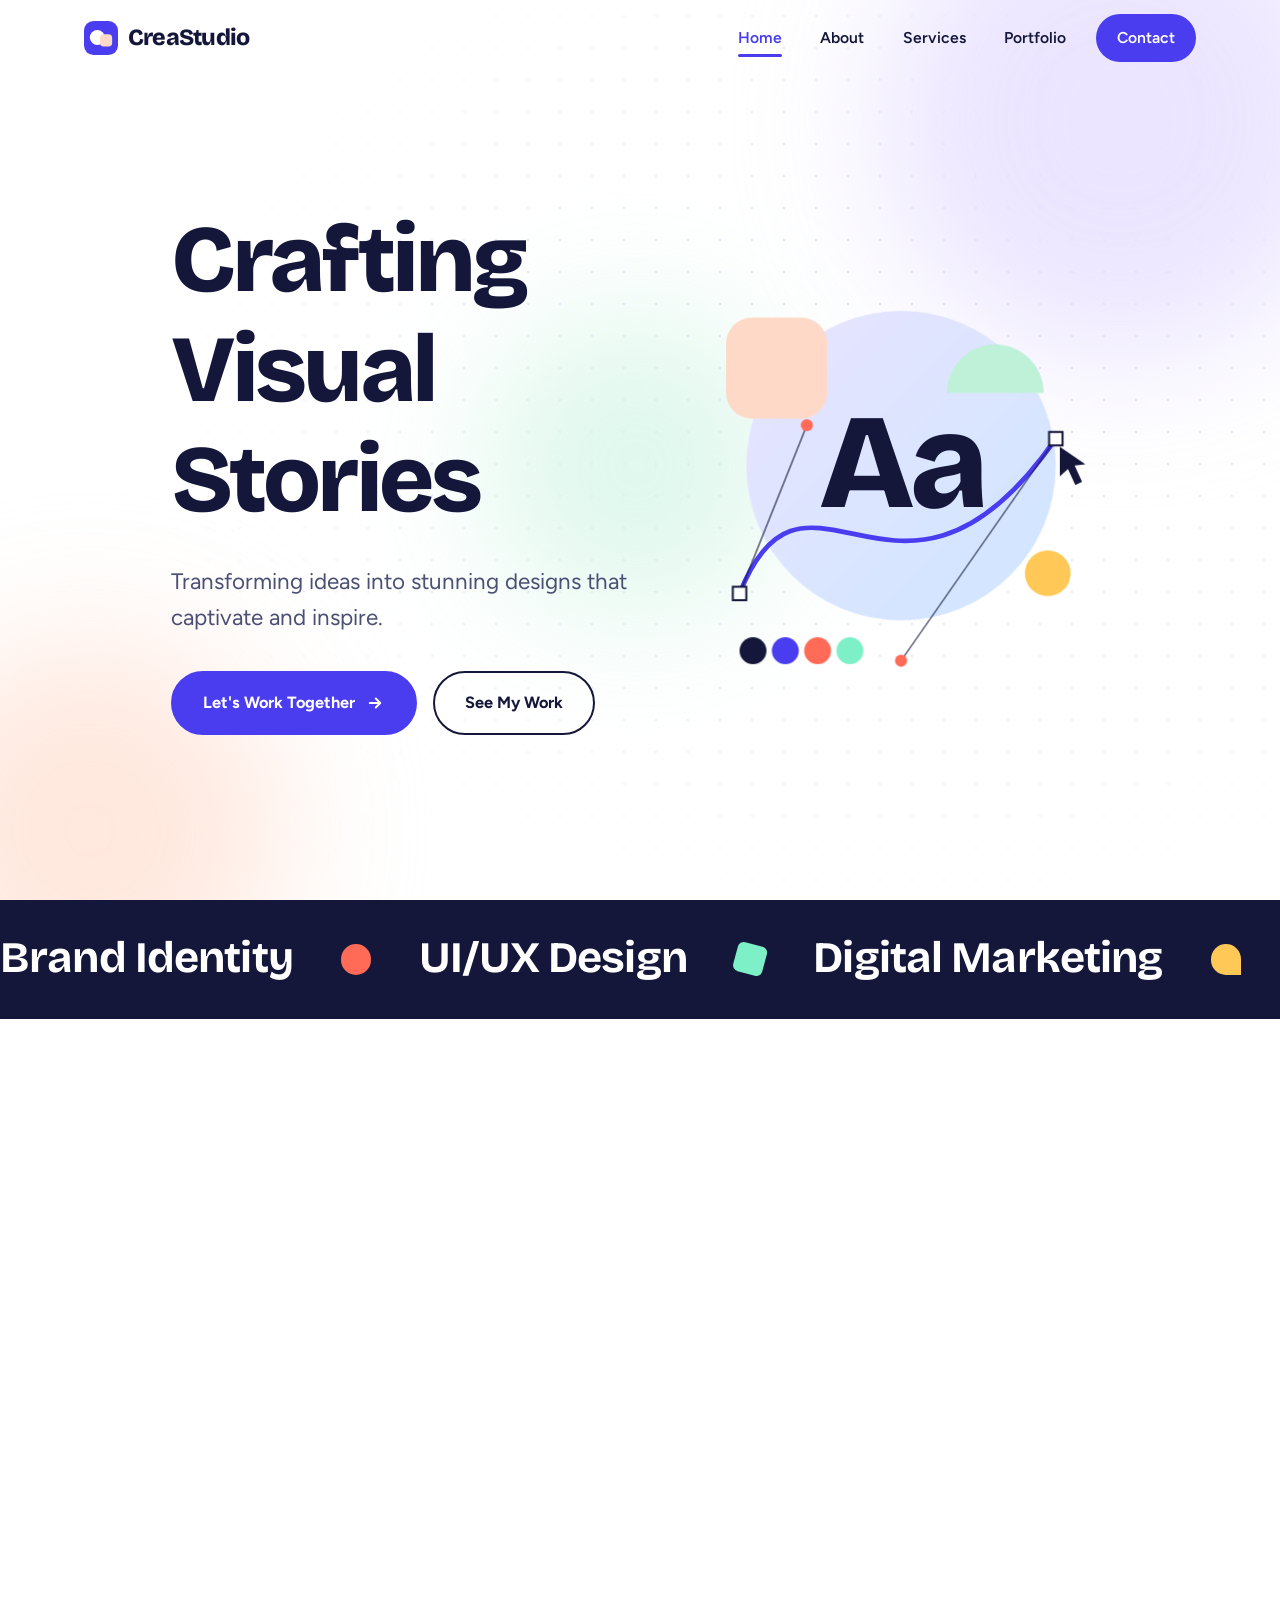
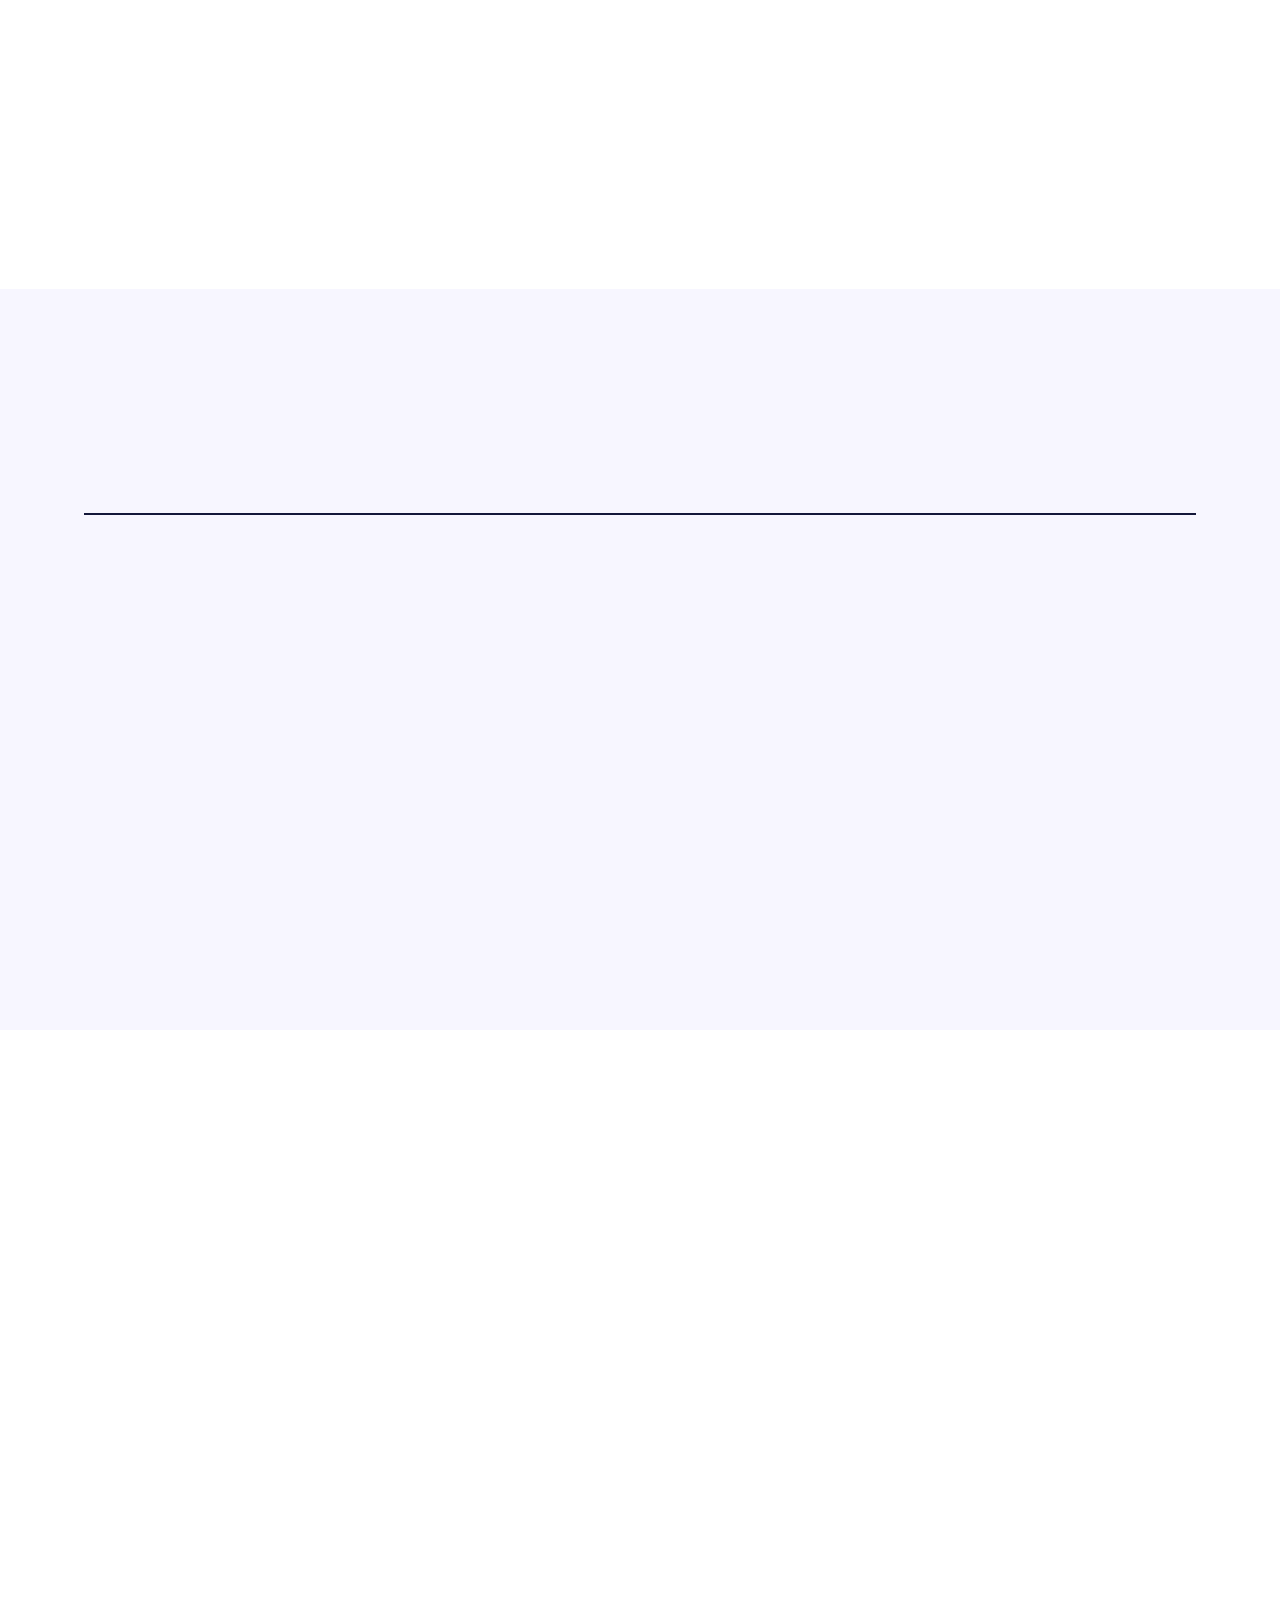
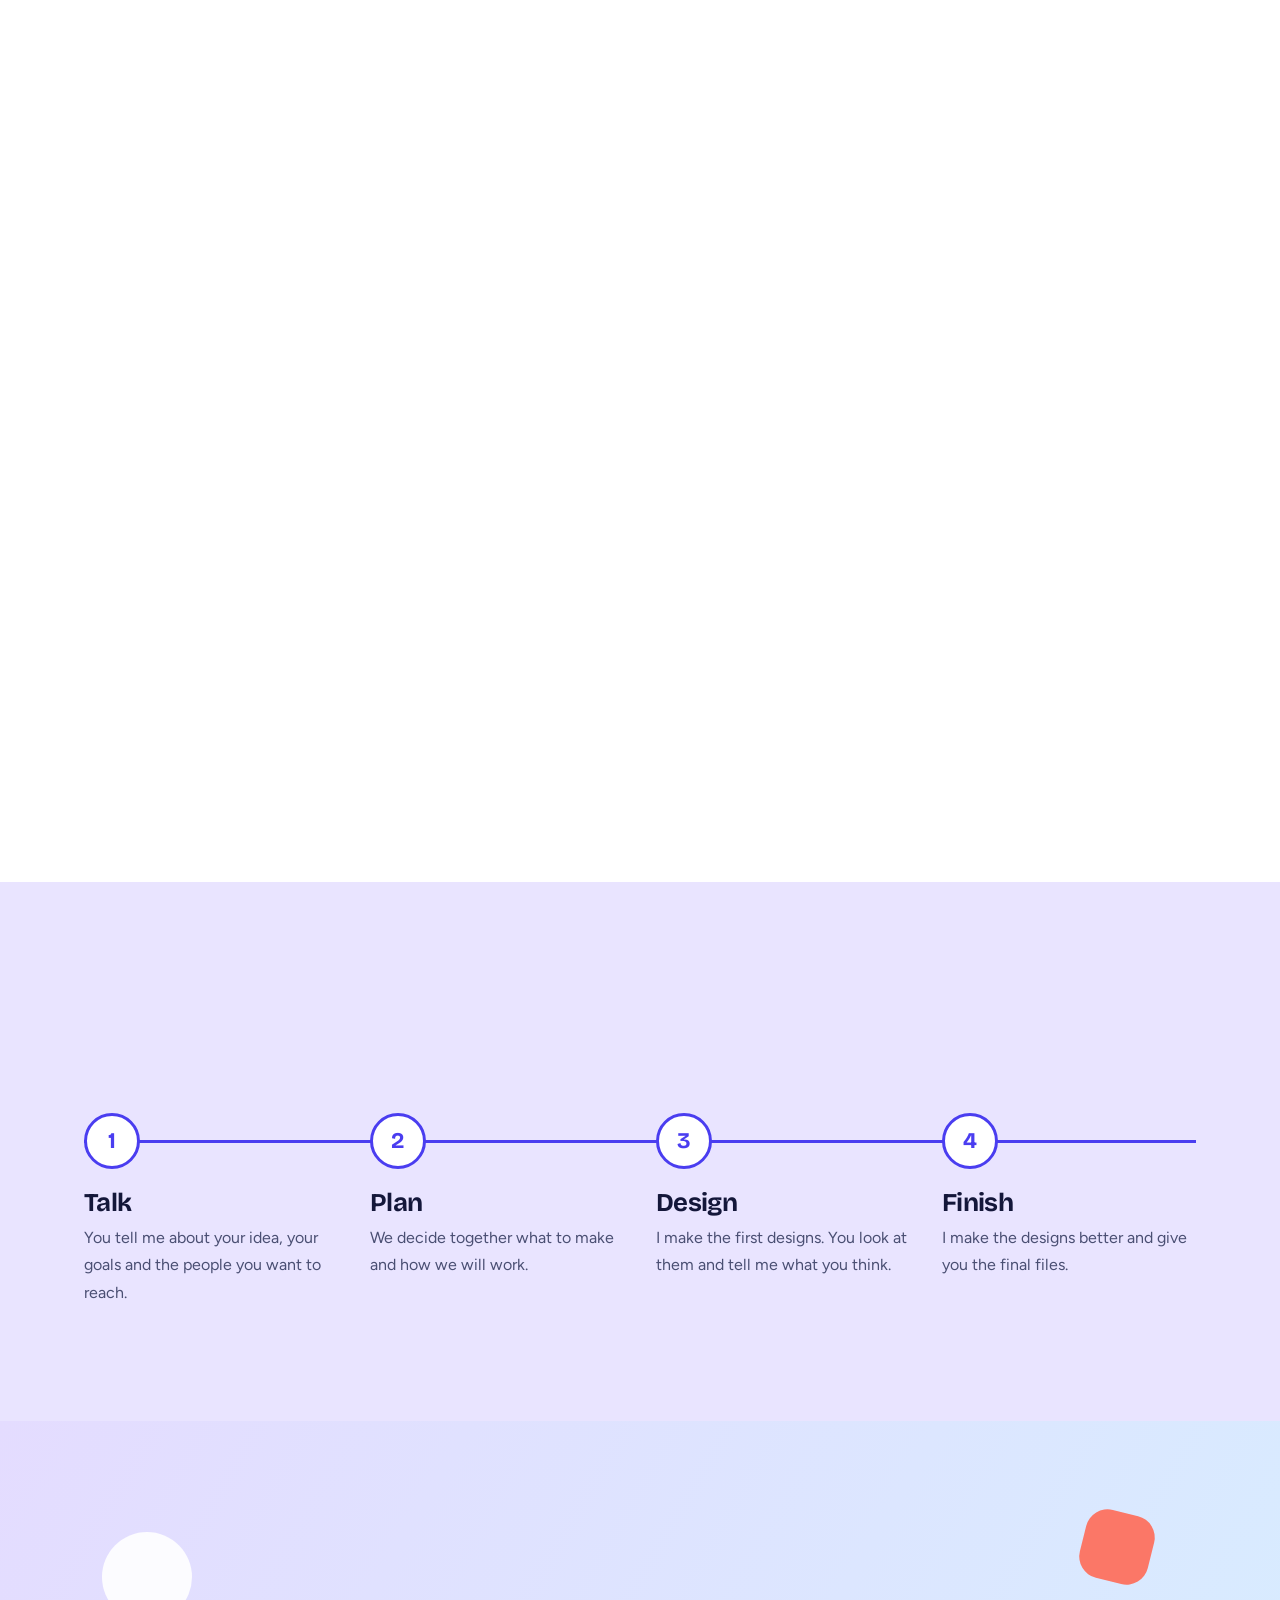
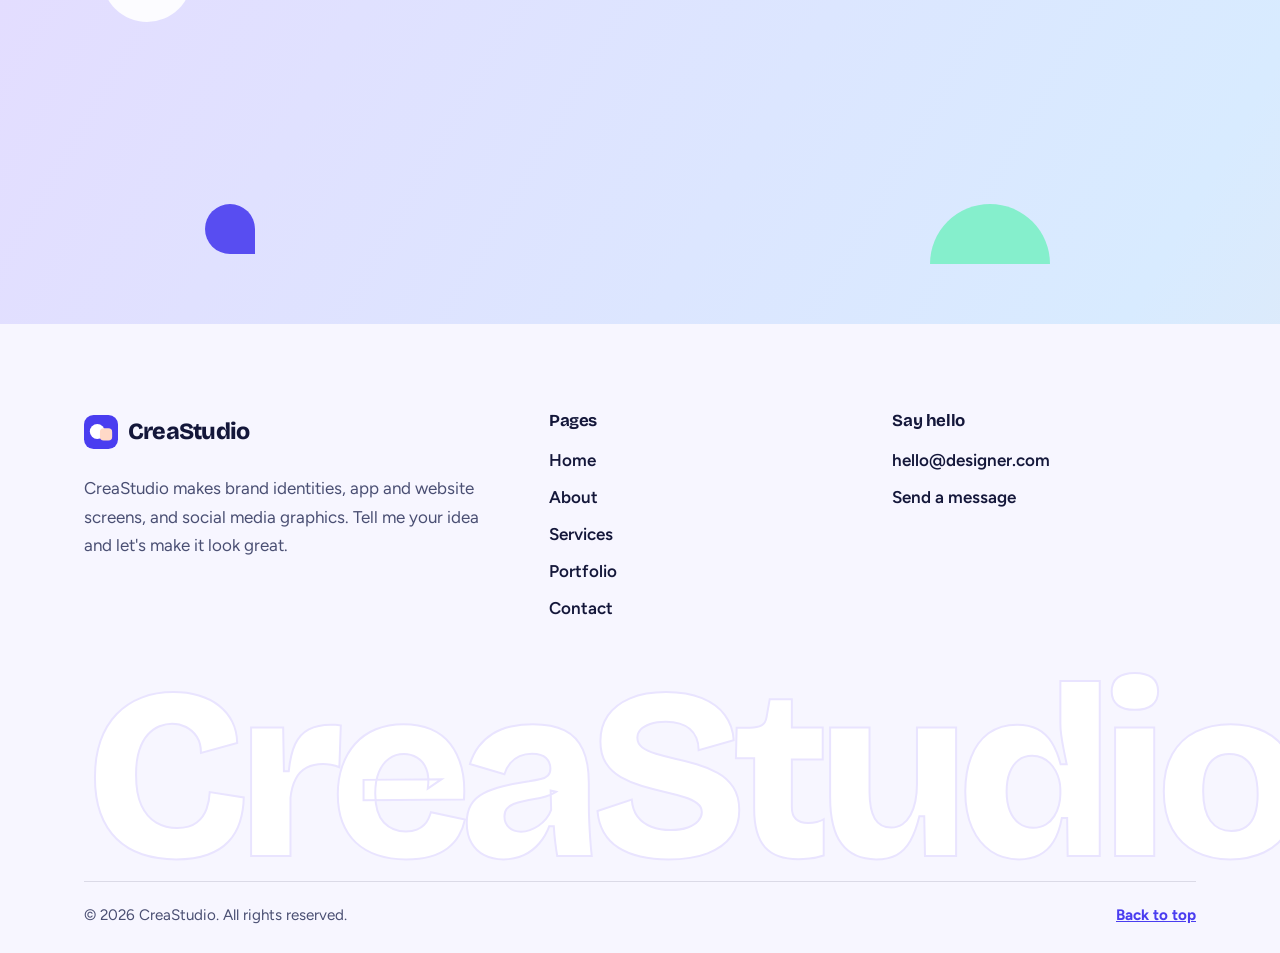
<file: Index.html>
<!doctype html>
<html lang="en">
<head>
<meta charset="UTF-8">
<meta name="viewport" content="width=device-width, initial-scale=1">
<title>CreaStudio | Graphic Design, Branding and UI/UX</title>
<meta name="description" content="CreaStudio is a graphic designer with over 5 years of experience. Get brand identity, UI/UX design and digital marketing graphics that help your business grow.">
<meta name="theme-color" content="#ffffff">
<meta property="og:title" content="CreaStudio | Graphic Design, Branding and UI/UX">
<meta property="og:description" content="CreaStudio is a graphic designer with over 5 years of experience. Get brand identity, UI/UX design and digital marketing graphics that help your business grow.">
<meta property="og:type" content="website">
<meta property="og:site_name" content="CreaStudio">
<link rel="icon" href="images/favicon.svg" type="image/svg+xml">
<link rel="preload" href="fonts/bricolage.woff2" as="font" type="font/woff2" crossorigin>
<link rel="preload" href="fonts/figtree.woff2" as="font" type="font/woff2" crossorigin>
<link rel="stylesheet" href="css/style.css">
<script>document.documentElement.classList.add('js')</script>
</head>
<body>
<a class="skip" href="#main">Skip to content</a>
<div class="progress" aria-hidden="true"></div>
<header class="nav">
  <a class="logo" href="index.html" aria-label="CreaStudio home"><svg viewBox="0 0 64 64" aria-hidden="true"><rect width="64" height="64" rx="18" fill="#4a3df0"/><circle cx="25" cy="31" r="14" fill="#fff"/><rect x="30" y="25" width="23" height="23" rx="7" fill="#ffd9c7"/></svg>CreaStudio</a>
  <button class="menu-btn" type="button" aria-label="Open menu" aria-expanded="false" aria-controls="menu"><span></span><span></span><span></span></button>
  <nav aria-label="Main"><ul class="nav-links" id="menu"><li><a href="index.html" aria-current=page>Home</a></li><li><a href="about.html">About</a></li><li><a href="services.html">Services</a></li><li><a href="portfolio.html">Portfolio</a></li><li><a href="contact.html" class=nav-cta>Contact</a></li></ul></nav>
</header>
<main id="main">
<section class="hero"><i class="blob b1"></i><i class="blob b2"></i><i class="blob b3"></i>
<div class="wrap hero-grid"><div>
<h1><span class="ln"><span class="w" style="--i:0">Crafting</span></span><span class="ln"><span class="w" style="--i:1">Visual</span></span><span class="ln"><span class="w" style="--i:2">Stories</span></span></h1>
<p class="lead">Transforming ideas into stunning designs that captivate and inspire.</p>
<div class="btn-row"><a class="btn" href="contact.html">Let's Work Together<svg viewBox="0 0 24 24" fill="none" stroke="currentColor" stroke-width="2.5" stroke-linecap="round" stroke-linejoin="round" aria-hidden="true"><path d="M5 12h14M13 6l6 6-6 6"/></svg></a><a class="btn btn-line" href="portfolio.html">See My Work</a></div></div>
<svg class="art" viewBox="0 0 640 640" role="img" aria-label="Design artboard with a pen tool curve, color swatches and the letters Aa">
<defs><linearGradient id="g1" x1="0" y1="0" x2="1" y2="1"><stop offset="0" stop-color="#e9e4ff"/><stop offset="1" stop-color="#cfe6ff"/></linearGradient></defs>
<g class="layer" data-depth="8"><circle class="art-pop" style="--i:0" cx="330" cy="310" r="230" fill="url(#g1)"/></g>
<g class="layer" data-depth="26"><rect class="art-pop spin" style="--i:1" x="70" y="90" width="150" height="150" rx="38" fill="#ffd9c7"/><path class="art-pop floaty" style="--i:2;--rot:0deg" d="M470 130a72 72 0 0 1 72 72H398a72 72 0 0 1 72-72z" fill="#bff0d8"/><circle class="art-pop floaty" style="--i:3" cx="548" cy="470" r="34" fill="#ffc857"/></g>
<g class="layer" data-depth="14"><text class="art-pop" style="--i:2" x="330" y="372" text-anchor="middle" font-size="200" font-weight="800" fill="#14173a" letter-spacing="-8">Aa</text></g>
<g class="layer" data-depth="34">
<path class="draw" pathLength="1" d="M90 500C190 250 330 600 560 270" fill="none" stroke="#4a3df0" stroke-width="7" stroke-linecap="round"/>
<g class="art-pop" style="--i:6"><line x1="90" y1="500" x2="190" y2="250" stroke="#14173a" stroke-width="1.5"/><line x1="560" y1="270" x2="330" y2="600" stroke="#14173a" stroke-width="1.5"/>
<rect x="80" y="490" width="20" height="20" fill="#fff" stroke="#14173a" stroke-width="3"/><rect x="550" y="260" width="20" height="20" fill="#fff" stroke="#14173a" stroke-width="3"/>
<circle class="pulse" cx="190" cy="250" r="9" fill="#ff6b57"/><circle class="pulse" cx="330" cy="600" r="9" fill="#ff6b57" style="animation-delay:-1.2s"/></g>
<path class="art-pop" style="--i:8" d="M566 282v44l12-11 11 24 10-5-11-24 16-2z" fill="#14173a"/></g>
<g class="layer" data-depth="18"><g class="art-pop" style="--i:5"><circle cx="110" cy="585" r="20" fill="#14173a"/><circle cx="158" cy="585" r="20" fill="#4a3df0"/><circle cx="206" cy="585" r="20" fill="#ff6b57"/><circle cx="254" cy="585" r="20" fill="#7df0c7"/></g></g>
</svg></div></section>
<div class="marquee" aria-label="Services: Brand Identity, UI/UX Design, Digital Marketing"><div class="marquee-track" aria-hidden="true"><span><span>Brand Identity</span><i></i><span>UI/UX Design</span><i></i><span>Digital Marketing</span><i></i></span><span><span>Brand Identity</span><i></i><span>UI/UX Design</span><i></i><span>Digital Marketing</span><i></i></span><span><span>Brand Identity</span><i></i><span>UI/UX Design</span><i></i><span>Digital Marketing</span><i></i></span><span><span>Brand Identity</span><i></i><span>UI/UX Design</span><i></i><span>Digital Marketing</span><i></i></span></div></div>
<section class="band"><div class="wrap split">
<div class="about-img" data-r="wipe"><img src="images/about-art.svg" width="560" height="640" alt="Illustration of an arch, a pen nib and colorful shapes" loading="lazy"><div class="years"><b>5+</b><span>years of design work</span></div></div>
<div><h2 data-r="up">About Me</h2>
<p data-r="up" data-d="1" style="margin-top:1.4rem">I'm a passionate graphic designer with over 5 years of experience creating memorable brand identities and visual experiences. My work combines creativity with strategic thinking to deliver designs that not only look beautiful but also achieve business goals.</p>
<p data-r="up" data-d="2">I like to start with your story. Then I turn it into logos, screens and posts that people remember.</p>
<a class="tlink" href="about.html" data-r="up" data-d="3">Read more about me<svg viewBox="0 0 24 24" fill="none" stroke="currentColor" stroke-width="2.5" stroke-linecap="round" stroke-linejoin="round" aria-hidden="true"><path d="M5 12h14M13 6l6 6-6 6"/></svg></a></div></div></section>
<section class="band t-paper"><div class="wrap">
<div class="sec-head"><h2 data-r="up">What I Do</h2><p data-r="up" data-d="1">I help with three things. Each one helps people see your brand, understand it and trust it.</p></div>
<div class="svc-list"><a class="svc" href="services.html#brand-identity" style="--tint:var(--peach)" data-r="up" data-d="0"><h3>Brand Identity</h3><p>Creating cohesive visual identities that tell your brand's unique story and resonate with your audience.</p><span class="go" aria-hidden="true"><svg viewBox="0 0 24 24" fill="none" stroke="currentColor" stroke-width="2.5" stroke-linecap="round" stroke-linejoin="round" aria-hidden="true"><path d="M5 12h14M13 6l6 6-6 6"/></svg></span><span class="vh">Learn more about Brand Identity</span></a><a class="svc" href="services.html#ui-ux-design" style="--tint:var(--sky)" data-r="up" data-d="1"><h3>UI/UX Design</h3><p>Designing intuitive and beautiful user interfaces that enhance user experience and drive engagement.</p><span class="go" aria-hidden="true"><svg viewBox="0 0 24 24" fill="none" stroke="currentColor" stroke-width="2.5" stroke-linecap="round" stroke-linejoin="round" aria-hidden="true"><path d="M5 12h14M13 6l6 6-6 6"/></svg></span><span class="vh">Learn more about UI/UX Design</span></a><a class="svc" href="services.html#digital-marketing" style="--tint:var(--rose)" data-r="up" data-d="2"><h3>Digital Marketing</h3><p>Crafting eye-catching graphics for social media, ads, and digital campaigns that convert.</p><span class="go" aria-hidden="true"><svg viewBox="0 0 24 24" fill="none" stroke="currentColor" stroke-width="2.5" stroke-linecap="round" stroke-linejoin="round" aria-hidden="true"><path d="M5 12h14M13 6l6 6-6 6"/></svg></span><span class="vh">Learn more about Digital Marketing</span></a></div></div></section>
<section class="band"><div class="wrap">
<div class="sec-head"><h2 data-r="up">Design Concepts</h2><p data-r="up" data-d="1">These are sample designs that show my style. I made them to show what I can do. They are not for real clients.</p></div>
<div class="collage">
<a class="cc cc-1" href="portfolio.html" data-r="wipe"><img src="images/c1-coffee.svg" width="600" height="750" alt="Concept for a coffee shop brand with a coffee cup and color swatches" loading="lazy"><figcaption>Coffee shop brand concept</figcaption></a>
<a class="cc cc-2" href="portfolio.html" data-r="wipe" data-d="2"><img src="images/c2-app.svg" width="600" height="450" alt="Concept for a money app with two phone screens" loading="lazy"><figcaption>Money app screens concept</figcaption></a>
<a class="cc cc-3" href="portfolio.html" data-r="wipe" data-d="4"><img src="images/c3-gym.svg" width="600" height="600" alt="Concept for gym social media posts in four colorful tiles" loading="lazy"><figcaption>Gym social media concept</figcaption></a></div>
<div class="collage-foot" data-r="up"><p class="lead">Want to see more? The portfolio has six concepts you can open and look at closely.</p><a class="btn" href="portfolio.html">View the Portfolio<svg viewBox="0 0 24 24" fill="none" stroke="currentColor" stroke-width="2.5" stroke-linecap="round" stroke-linejoin="round" aria-hidden="true"><path d="M5 12h14M13 6l6 6-6 6"/></svg></a></div></div></section>
<section class="band t-lilac"><div class="wrap"><h2 data-r="up">How we can work together</h2><div class="steps"><div class="step" data-r="up" data-d="0"><b>1</b><h3>Talk</h3><p>You tell me about your idea, your goals and the people you want to reach.</p></div><div class="step" data-r="up" data-d="1"><b>2</b><h3>Plan</h3><p>We decide together what to make and how we will work.</p></div><div class="step" data-r="up" data-d="2"><b>3</b><h3>Design</h3><p>I make the first designs. You look at them and tell me what you think.</p></div><div class="step" data-r="up" data-d="3"><b>4</b><h3>Finish</h3><p>I make the designs better and give you the final files.</p></div></div></div></section>
<section class="cta"><i class="sh sh1"></i><i class="sh sh2"></i><i class="sh sh3"></i><i class="sh sh4"></i>
<div class="wrap"><h2 data-r="up">Let's Create Together</h2><p data-r="up" data-d="1">Ready to bring your vision to life? Get in touch and let's start something amazing.</p><a class="btn" href="contact.html" data-r="up" data-d="2">Get In Touch<svg viewBox="0 0 24 24" fill="none" stroke="currentColor" stroke-width="2.5" stroke-linecap="round" stroke-linejoin="round" aria-hidden="true"><path d="M5 12h14M13 6l6 6-6 6"/></svg></a></div></section>
</main>
<footer class="footer">
  <div class="wrap">
    <div class="footer-grid">
      <div><a class="logo" href="index.html" aria-label="CreaStudio home"><svg viewBox="0 0 64 64" aria-hidden="true"><rect width="64" height="64" rx="18" fill="#4a3df0"/><circle cx="25" cy="31" r="14" fill="#fff"/><rect x="30" y="25" width="23" height="23" rx="7" fill="#ffd9c7"/></svg>CreaStudio</a><p>CreaStudio makes brand identities, app and website screens, and social media graphics. Tell me your idea and let's make it look great.</p></div>
      <div><h3>Pages</h3><ul><li><a href="index.html">Home</a></li><li><a href="about.html">About</a></li><li><a href="services.html">Services</a></li><li><a href="portfolio.html">Portfolio</a></li><li><a href="contact.html">Contact</a></li></ul></div>
      <div><h3>Say hello</h3><ul><li><a href="mailto:hello@designer.com">hello@designer.com</a></li><li><a href="contact.html">Send a message</a></li></ul></div>
    </div>
    <div class="big-word" aria-hidden="true">CreaStudio</div>
    <div class="copy"><span>&copy; <span id="year">2026</span> CreaStudio. All rights reserved.</span><button class="totop" type="button">Back to top</button></div>
  </div>
</footer>
<button class="fab" type="button" aria-label="Back to top"><svg viewBox="0 0 24 24" fill="none" stroke="currentColor" stroke-width="2.5" stroke-linecap="round" stroke-linejoin="round" aria-hidden="true"><path d="M12 19V5M6 11l6-6 6 6"/></svg></button>
<script src="js/main.js"></script>
</body>
</html>
</file>
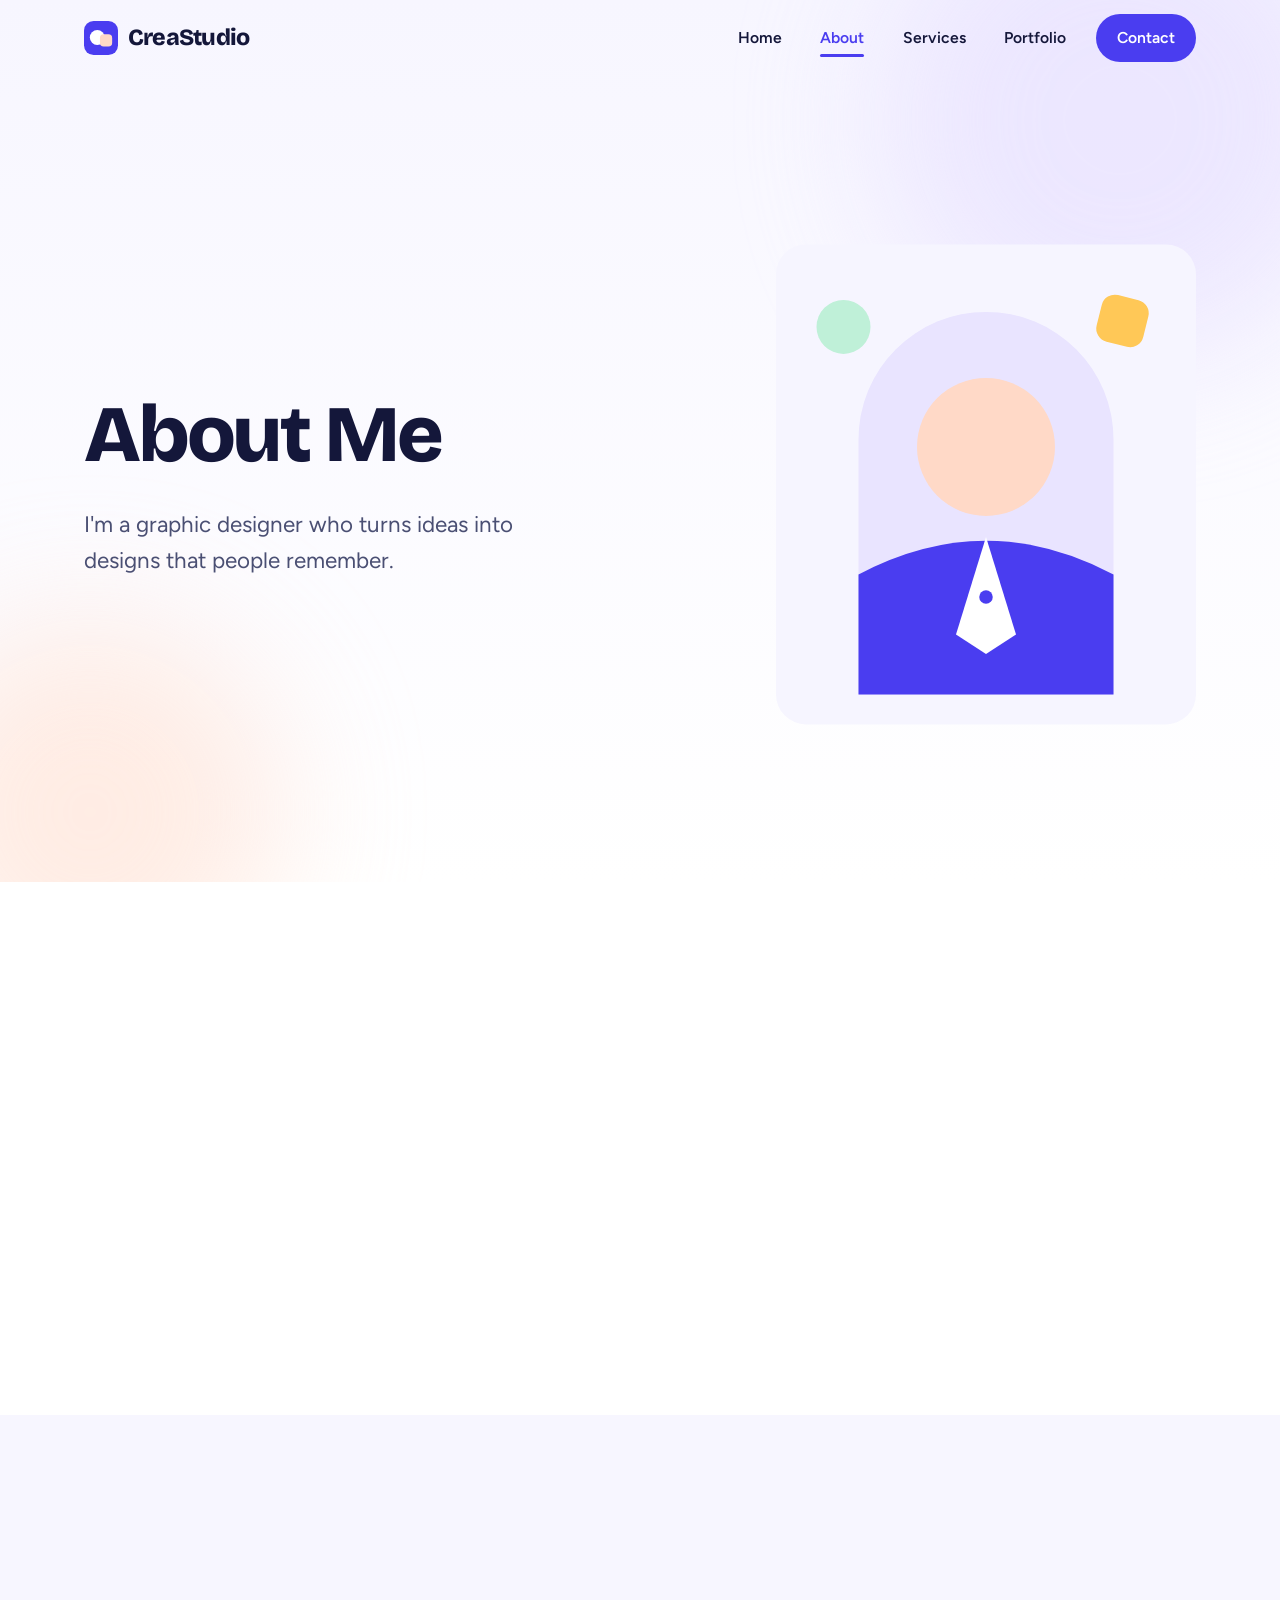
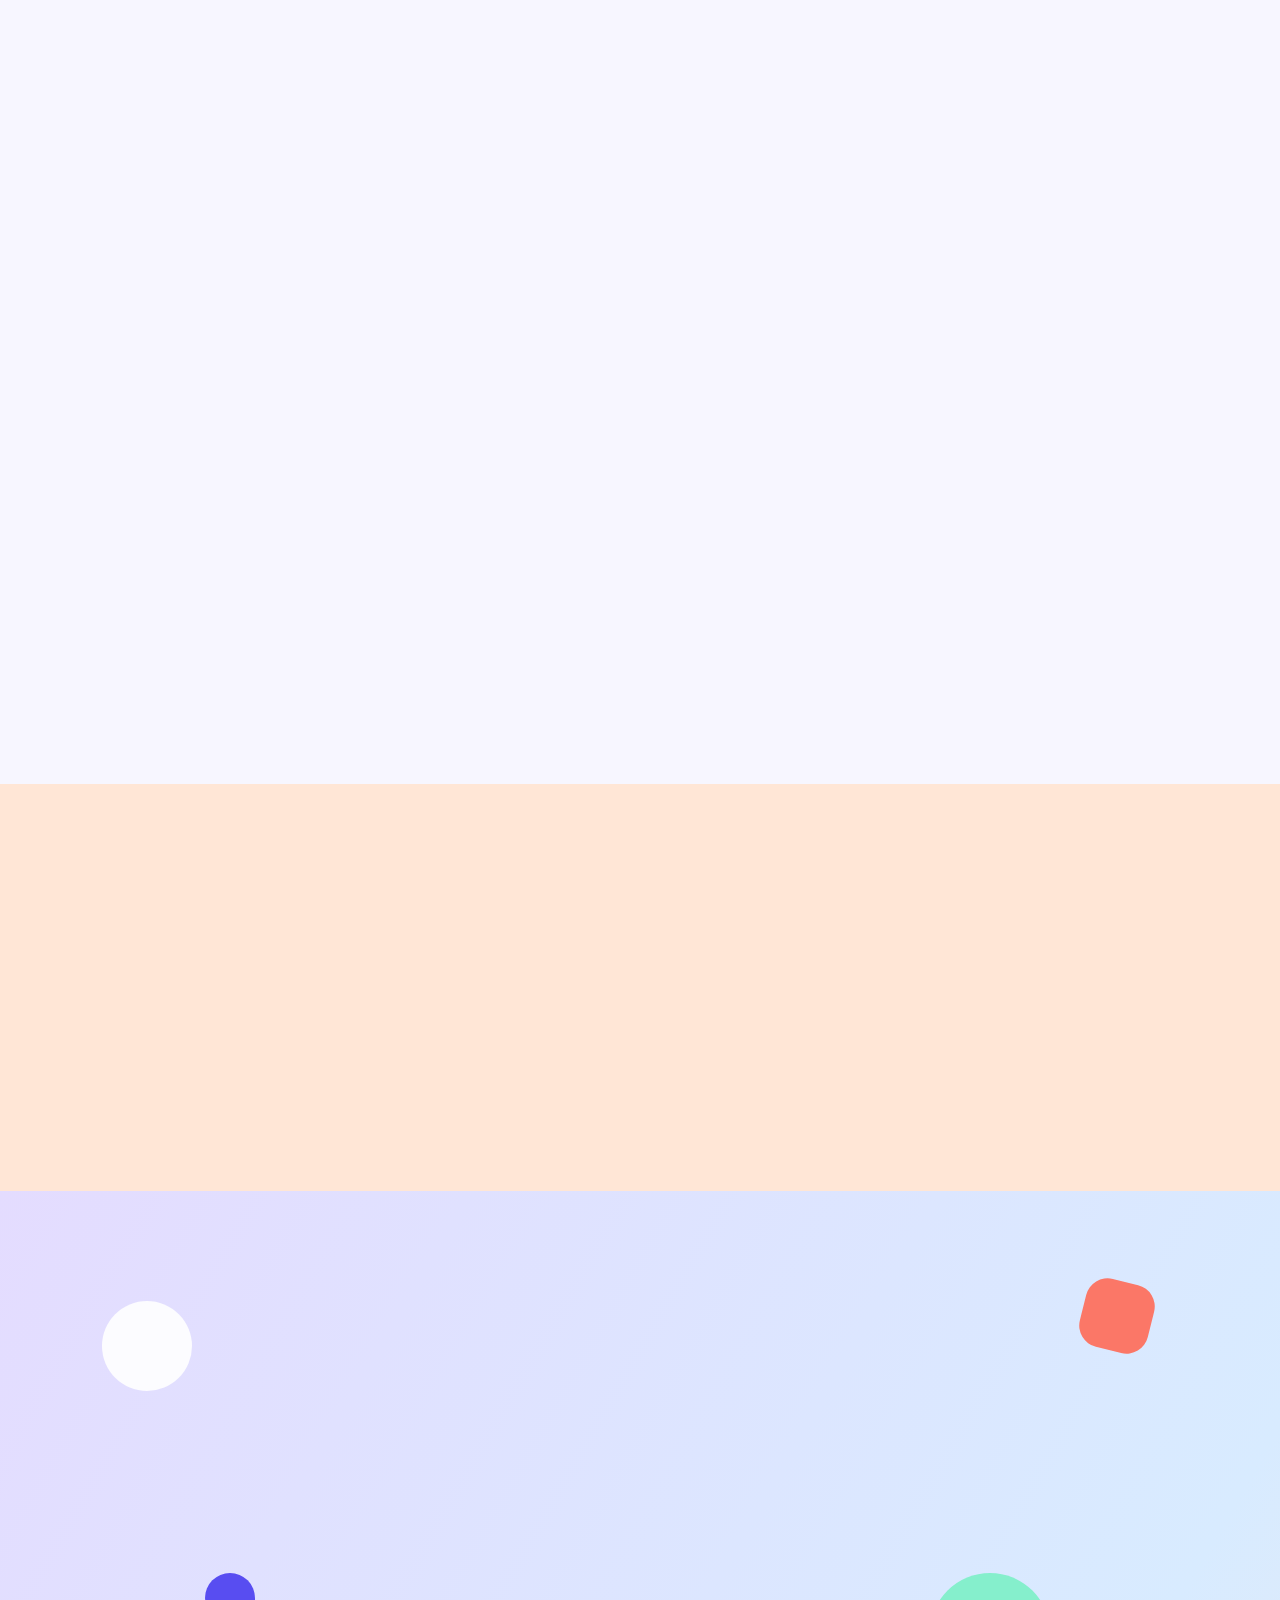
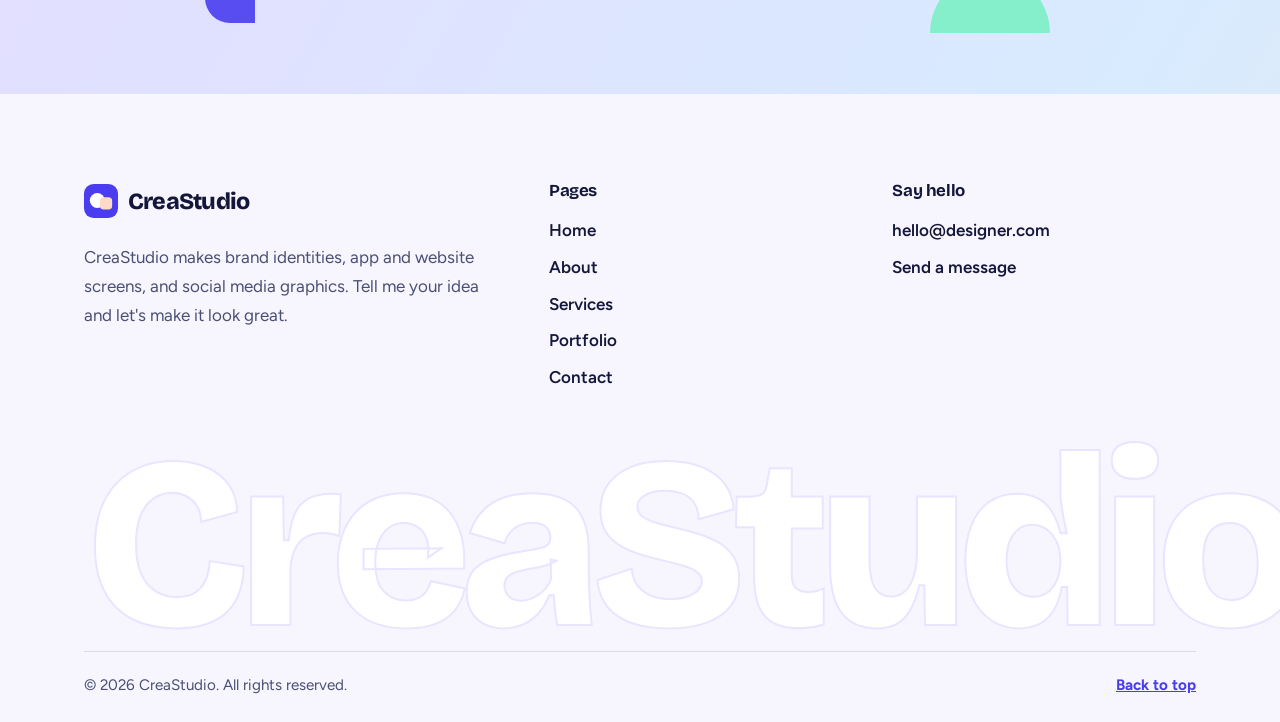
<file: about.html>
<!doctype html>
<html lang="en">
<head>
<meta charset="UTF-8">
<meta name="viewport" content="width=device-width, initial-scale=1">
<title>About Me | CreaStudio Graphic Designer</title>
<meta name="description" content="Meet the designer behind CreaStudio. Learn how I mix creativity and smart thinking to make designs that look beautiful and help your business reach its goals.">
<meta name="theme-color" content="#ffffff">
<meta property="og:title" content="About Me | CreaStudio Graphic Designer">
<meta property="og:description" content="Meet the designer behind CreaStudio. Learn how I mix creativity and smart thinking to make designs that look beautiful and help your business reach its goals.">
<meta property="og:type" content="website">
<meta property="og:site_name" content="CreaStudio">
<link rel="icon" href="images/favicon.svg" type="image/svg+xml">
<link rel="preload" href="fonts/bricolage.woff2" as="font" type="font/woff2" crossorigin>
<link rel="preload" href="fonts/figtree.woff2" as="font" type="font/woff2" crossorigin>
<link rel="stylesheet" href="css/style.css">
<script>document.documentElement.classList.add('js')</script>
</head>
<body>
<a class="skip" href="#main">Skip to content</a>
<div class="progress" aria-hidden="true"></div>
<header class="nav">
  <a class="logo" href="index.html" aria-label="CreaStudio home"><svg viewBox="0 0 64 64" aria-hidden="true"><rect width="64" height="64" rx="18" fill="#4a3df0"/><circle cx="25" cy="31" r="14" fill="#fff"/><rect x="30" y="25" width="23" height="23" rx="7" fill="#ffd9c7"/></svg>CreaStudio</a>
  <button class="menu-btn" type="button" aria-label="Open menu" aria-expanded="false" aria-controls="menu"><span></span><span></span><span></span></button>
  <nav aria-label="Main"><ul class="nav-links" id="menu"><li><a href="index.html">Home</a></li><li><a href="about.html" aria-current=page>About</a></li><li><a href="services.html">Services</a></li><li><a href="portfolio.html">Portfolio</a></li><li><a href="contact.html" class=nav-cta>Contact</a></li></ul></nav>
</header>
<main id="main">
<section class="phero"><i class="blob b1"></i><i class="blob b2"></i><div class="wrap phero-in"><div><h1><span class="ln"><span class="w" style="--i:0">About</span> <span class="w" style="--i:1">Me</span></span></h1><p class="lead">I'm a graphic designer who turns ideas into designs that people remember.</p></div>
<img class="phero-art" src="images/about-art.svg" width="560" height="640" alt="Illustration of an arch, a pen nib and colorful shapes" data-speed="-.05"></div></section>
<section class="band"><div class="wrap sticky-split"><h2 data-r="left">Hello, I'm a graphic designer</h2><div>
<p data-r="up">I'm a passionate graphic designer with over 5 years of experience creating memorable brand identities and visual experiences.</p>
<p data-r="up">My work combines creativity with strategic thinking. That means I ask why before I start to draw. I want to know who the design is for and what it needs to do.</p>
<p data-r="up">I believe a good design should do two things. It should look beautiful, and it should help your business reach its goals. When both happen, people notice your brand and remember it.</p></div></div></section>
<section class="band t-paper"><div class="wrap"><h2 data-r="up" style="margin-bottom:3rem">What guides my work</h2><ul class="guides"><li data-r="up" data-d="0"><h3><i style="--c:var(--blue);--r:50%"></i>Start with your story</h3><p>Every brand has a story that is its own. I begin there, so the design feels true to you and speaks to the people you want to reach.</p></li><li data-r="up" data-d="1"><h3><i style="--c:var(--coral);--r:6px"></i>Make it easy to use</h3><p>A design should be simple to understand. I design screens that feel natural, look good and help people enjoy using them.</p></li><li data-r="up" data-d="2"><h3><i style="--c:#2bbf8e;--r:50% 50% 0 50%"></i>Keep it together</h3><p>Logos, colors and graphics should feel like one family. I make designs that look the same everywhere people meet your brand.</p></li><li data-r="up" data-d="3"><h3><i style="--c:#ffb020;--r:30%"></i>Work toward your goals</h3><p>Looking nice is not enough. I think about what you want to achieve, and then I design to help you get there.</p></li></ul>
<div class="btn-row" style="margin-top:3rem" data-r="up"><a class="btn" href="services.html">See What I Do<svg viewBox="0 0 24 24" fill="none" stroke="currentColor" stroke-width="2.5" stroke-linecap="round" stroke-linejoin="round" aria-hidden="true"><path d="M5 12h14M13 6l6 6-6 6"/></svg></a><a class="btn btn-line" href="portfolio.html">View the Portfolio</a></div></div></section>
<section class="band t-peach"><div class="wrap"><p class="quote" data-r="up">Good design looks beautiful and helps your business reach its goals.</p></div></section>
<section class="cta"><i class="sh sh1"></i><i class="sh sh2"></i><i class="sh sh3"></i><i class="sh sh4"></i>
<div class="wrap"><h2 data-r="up">Let's Create Together</h2><p data-r="up" data-d="1">Tell me about your idea. I would love to hear it.</p><a class="btn" href="contact.html" data-r="up" data-d="2">Get In Touch<svg viewBox="0 0 24 24" fill="none" stroke="currentColor" stroke-width="2.5" stroke-linecap="round" stroke-linejoin="round" aria-hidden="true"><path d="M5 12h14M13 6l6 6-6 6"/></svg></a></div></section>
</main>
<footer class="footer">
  <div class="wrap">
    <div class="footer-grid">
      <div><a class="logo" href="index.html" aria-label="CreaStudio home"><svg viewBox="0 0 64 64" aria-hidden="true"><rect width="64" height="64" rx="18" fill="#4a3df0"/><circle cx="25" cy="31" r="14" fill="#fff"/><rect x="30" y="25" width="23" height="23" rx="7" fill="#ffd9c7"/></svg>CreaStudio</a><p>CreaStudio makes brand identities, app and website screens, and social media graphics. Tell me your idea and let's make it look great.</p></div>
      <div><h3>Pages</h3><ul><li><a href="index.html">Home</a></li><li><a href="about.html">About</a></li><li><a href="services.html">Services</a></li><li><a href="portfolio.html">Portfolio</a></li><li><a href="contact.html">Contact</a></li></ul></div>
      <div><h3>Say hello</h3><ul><li><a href="mailto:hello@designer.com">hello@designer.com</a></li><li><a href="contact.html">Send a message</a></li></ul></div>
    </div>
    <div class="big-word" aria-hidden="true">CreaStudio</div>
    <div class="copy"><span>&copy; <span id="year">2026</span> CreaStudio. All rights reserved.</span><button class="totop" type="button">Back to top</button></div>
  </div>
</footer>
<button class="fab" type="button" aria-label="Back to top"><svg viewBox="0 0 24 24" fill="none" stroke="currentColor" stroke-width="2.5" stroke-linecap="round" stroke-linejoin="round" aria-hidden="true"><path d="M12 19V5M6 11l6-6 6 6"/></svg></button>
<script src="js/main.js"></script>
</body>
</html>
</file>
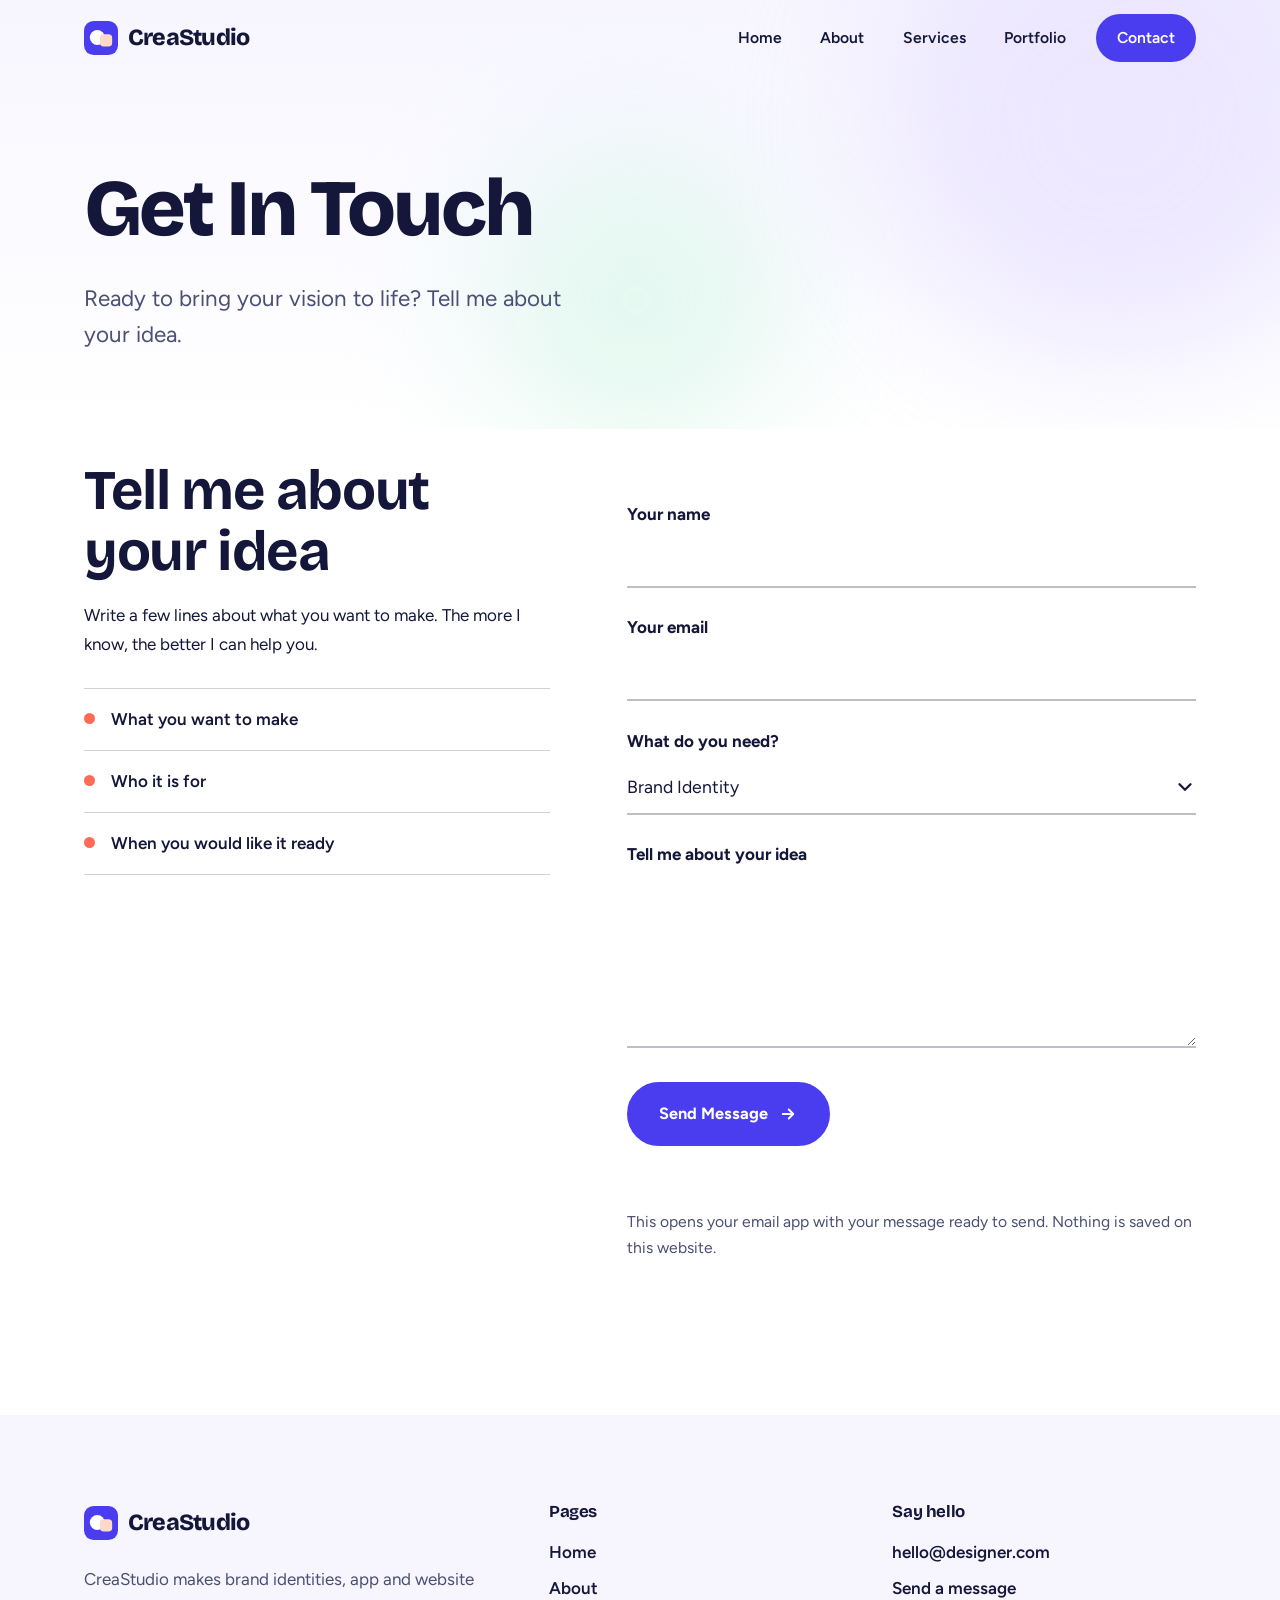
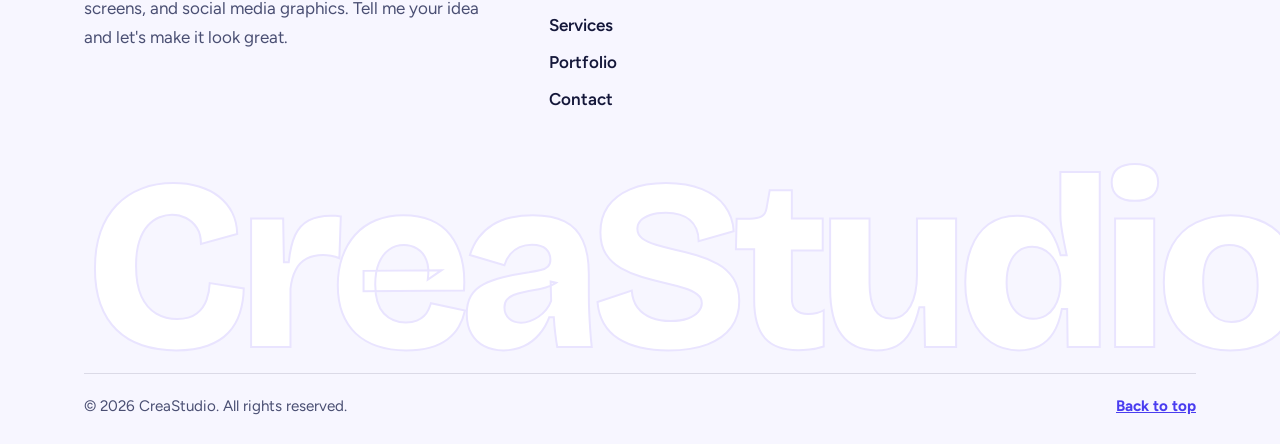
<file: contact.html>
<!doctype html>
<html lang="en">
<head>
<meta charset="UTF-8">
<meta name="viewport" content="width=device-width, initial-scale=1">
<title>Contact CreaStudio | Start Your Design Project</title>
<meta name="description" content="Have an idea for a logo, app screens or social media graphics? Send a message to CreaStudio and tell me what you need. I would love to hear about it.">
<meta name="theme-color" content="#ffffff">
<meta property="og:title" content="Contact CreaStudio | Start Your Design Project">
<meta property="og:description" content="Have an idea for a logo, app screens or social media graphics? Send a message to CreaStudio and tell me what you need. I would love to hear about it.">
<meta property="og:type" content="website">
<meta property="og:site_name" content="CreaStudio">
<link rel="icon" href="images/favicon.svg" type="image/svg+xml">
<link rel="preload" href="fonts/bricolage.woff2" as="font" type="font/woff2" crossorigin>
<link rel="preload" href="fonts/figtree.woff2" as="font" type="font/woff2" crossorigin>
<link rel="stylesheet" href="css/style.css">
<script>document.documentElement.classList.add('js')</script>
</head>
<body>
<a class="skip" href="#main">Skip to content</a>
<div class="progress" aria-hidden="true"></div>
<header class="nav">
  <a class="logo" href="index.html" aria-label="CreaStudio home"><svg viewBox="0 0 64 64" aria-hidden="true"><rect width="64" height="64" rx="18" fill="#4a3df0"/><circle cx="25" cy="31" r="14" fill="#fff"/><rect x="30" y="25" width="23" height="23" rx="7" fill="#ffd9c7"/></svg>CreaStudio</a>
  <button class="menu-btn" type="button" aria-label="Open menu" aria-expanded="false" aria-controls="menu"><span></span><span></span><span></span></button>
  <nav aria-label="Main"><ul class="nav-links" id="menu"><li><a href="index.html">Home</a></li><li><a href="about.html">About</a></li><li><a href="services.html">Services</a></li><li><a href="portfolio.html">Portfolio</a></li><li><a href="contact.html" class=nav-cta aria-current=page>Contact</a></li></ul></nav>
</header>
<main id="main">
<section class="phero"><i class="blob b1"></i><i class="blob b3"></i><div class="wrap phero-in one"><div><h1><span class="ln"><span class="w" style="--i:0">Get</span> <span class="w" style="--i:1">In</span> <span class="w" style="--i:2">Touch</span></span></h1><p class="lead">Ready to bring your vision to life? Tell me about your idea.</p></div></div></section>
<section class="band" style="padding-top:2rem"><div class="wrap contact">
<div><h2 data-r="up">Tell me about your idea</h2><p data-r="up" data-d="1">Write a few lines about what you want to make. The more I know, the better I can help you.</p>
<ul class="tell" data-r="up" data-d="2"><li>What you want to make</li><li>Who it is for</li><li>When you would like it ready</li></ul>
<a class="mail" href="mailto:hello@designer.com" data-r="up" data-d="3"><span><svg viewBox="0 0 24 24" fill="none" stroke="currentColor" stroke-width="2.2" stroke-linecap="round" stroke-linejoin="round" aria-hidden="true"><rect x="3" y="5" width="18" height="14" rx="3"/><path d="M4 8l8 6 8-6"/></svg></span>hello@designer.com</a>
<p style="margin-top:1.5rem" data-r="up" data-d="4">Not sure which service you need? <a class="tlink" href="services.html#faq">Read the common questions</a></p></div>
<form class="form" id="contact-form" data-email="hello@designer.com" novalidate data-r="up" data-d="1">
<div class="field"><label for="name">Your name</label><input id="name" name="name" type="text" autocomplete="name" required aria-describedby="e-name"><p class="err" id="e-name">Please write your name.</p></div>
<div class="field"><label for="email">Your email</label><input id="email" name="email" type="email" autocomplete="email" required aria-describedby="e-email"><p class="err" id="e-email">Please write a real email, like name@example.com.</p></div>
<div class="field"><label for="service">What do you need?</label><select id="service" name="service"><option>Brand Identity</option><option>UI/UX Design</option><option>Digital Marketing</option><option>Something else</option></select></div>
<div class="field"><label for="message">Tell me about your idea</label><textarea id="message" name="message" rows="5" required aria-describedby="e-message"></textarea><p class="err" id="e-message">Please write a short message about your idea.</p></div>
<button class="btn" type="submit">Send Message<svg viewBox="0 0 24 24" fill="none" stroke="currentColor" stroke-width="2.5" stroke-linecap="round" stroke-linejoin="round" aria-hidden="true"><path d="M5 12h14M13 6l6 6-6 6"/></svg></button>
<p class="form-msg" id="form-msg" role="status" aria-live="polite"></p>
<p class="form-note">This opens your email app with your message ready to send. Nothing is saved on this website.</p></form></div></section>
</main>
<footer class="footer">
  <div class="wrap">
    <div class="footer-grid">
      <div><a class="logo" href="index.html" aria-label="CreaStudio home"><svg viewBox="0 0 64 64" aria-hidden="true"><rect width="64" height="64" rx="18" fill="#4a3df0"/><circle cx="25" cy="31" r="14" fill="#fff"/><rect x="30" y="25" width="23" height="23" rx="7" fill="#ffd9c7"/></svg>CreaStudio</a><p>CreaStudio makes brand identities, app and website screens, and social media graphics. Tell me your idea and let's make it look great.</p></div>
      <div><h3>Pages</h3><ul><li><a href="index.html">Home</a></li><li><a href="about.html">About</a></li><li><a href="services.html">Services</a></li><li><a href="portfolio.html">Portfolio</a></li><li><a href="contact.html">Contact</a></li></ul></div>
      <div><h3>Say hello</h3><ul><li><a href="mailto:hello@designer.com">hello@designer.com</a></li><li><a href="contact.html">Send a message</a></li></ul></div>
    </div>
    <div class="big-word" aria-hidden="true">CreaStudio</div>
    <div class="copy"><span>&copy; <span id="year">2026</span> CreaStudio. All rights reserved.</span><button class="totop" type="button">Back to top</button></div>
  </div>
</footer>
<button class="fab" type="button" aria-label="Back to top"><svg viewBox="0 0 24 24" fill="none" stroke="currentColor" stroke-width="2.5" stroke-linecap="round" stroke-linejoin="round" aria-hidden="true"><path d="M12 19V5M6 11l6-6 6 6"/></svg></button>
<script src="js/main.js"></script>
</body>
</html>
</file>
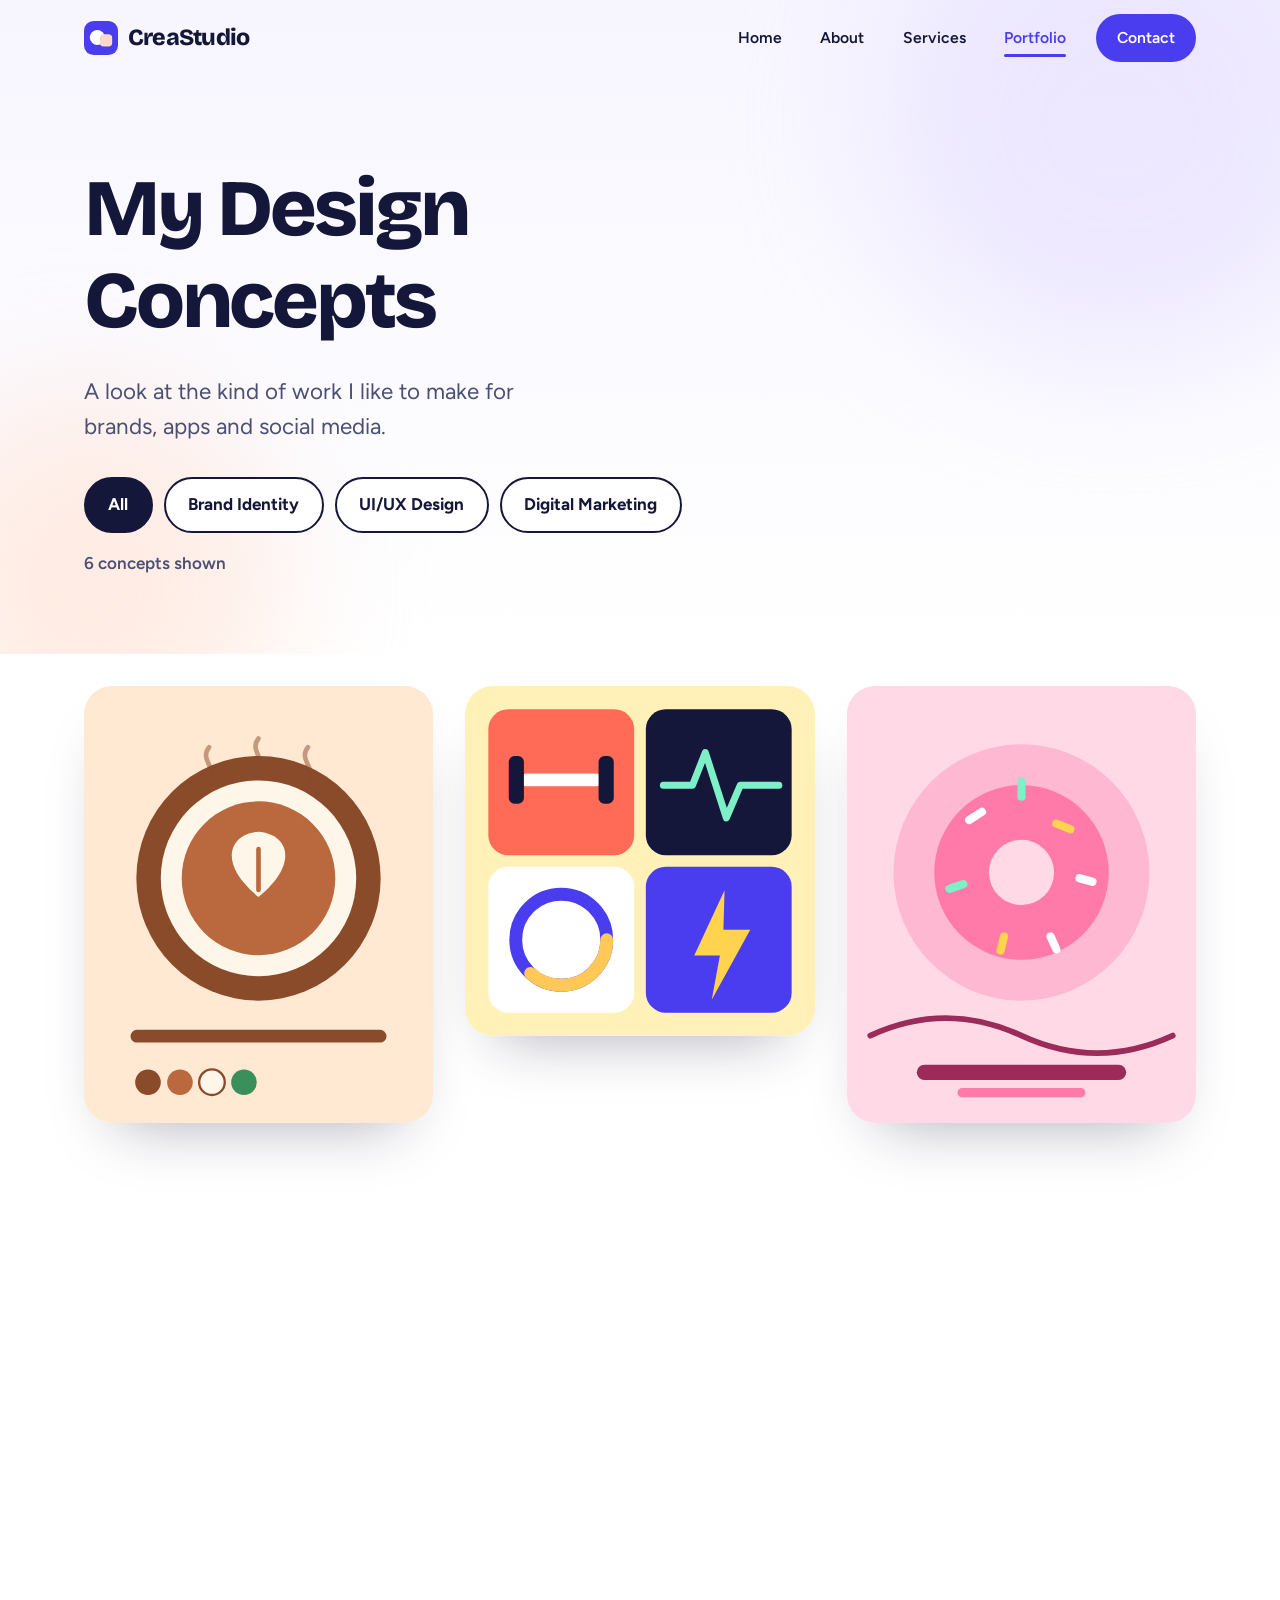
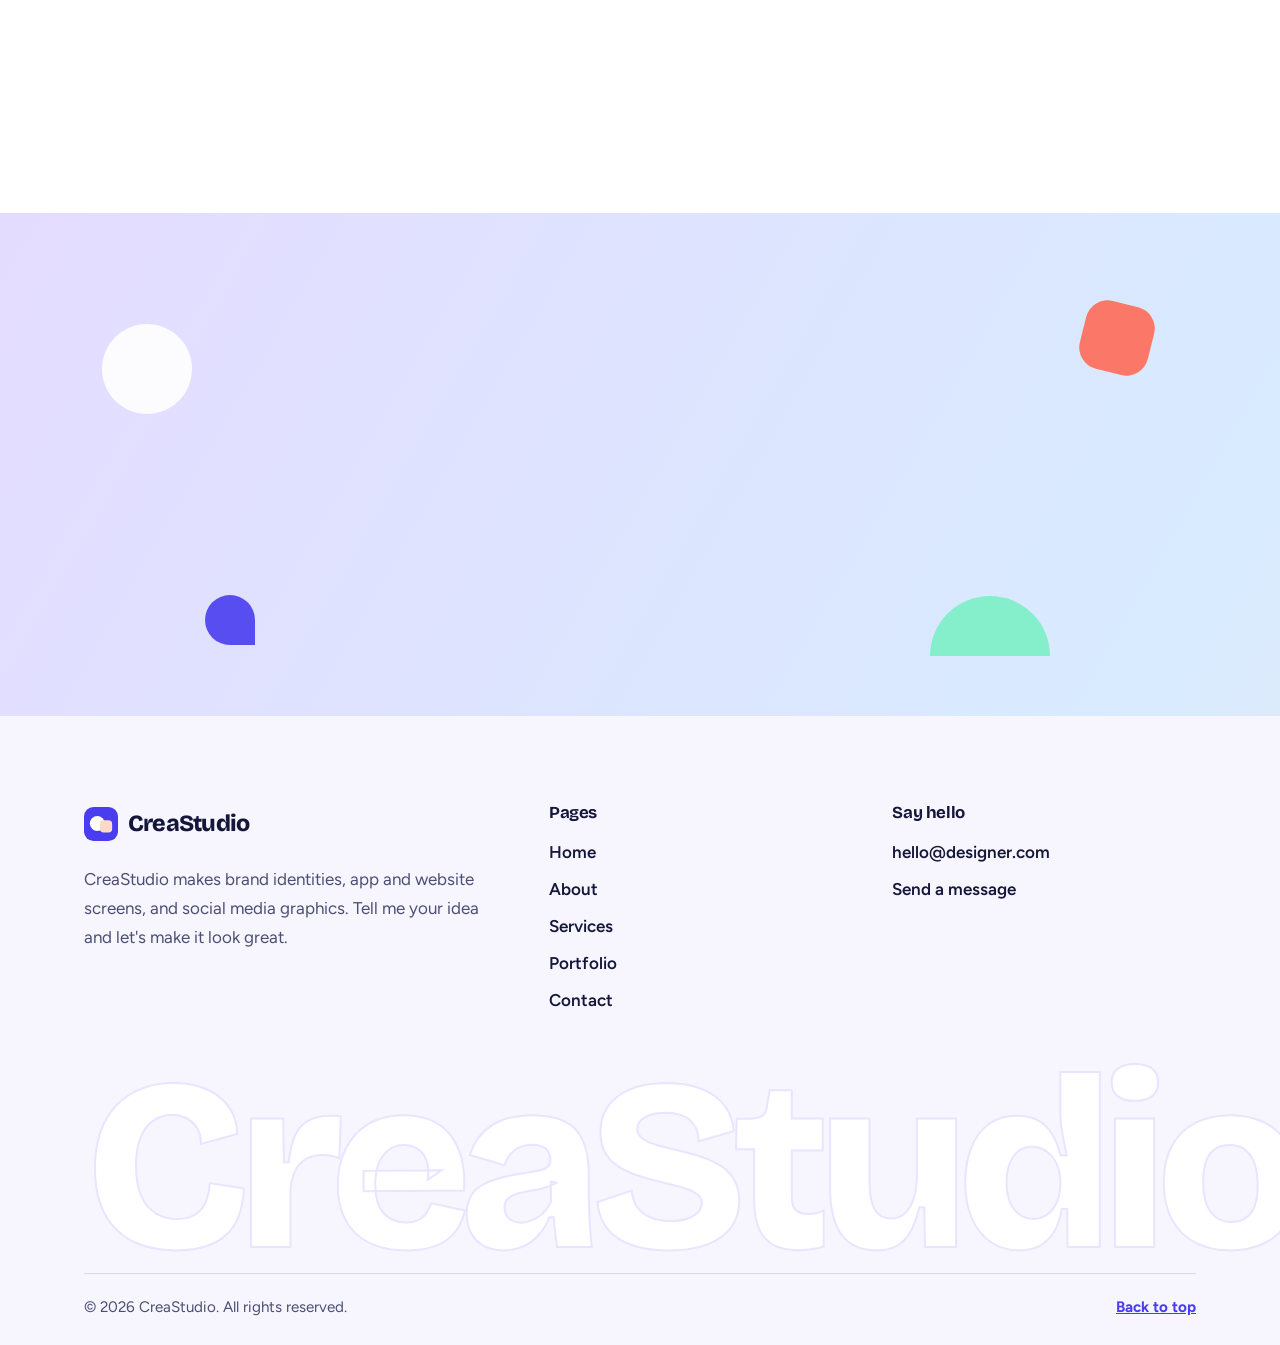
<file: portfolio.html>
<!doctype html>
<html lang="en">
<head>
<meta charset="UTF-8">
<meta name="viewport" content="width=device-width, initial-scale=1">
<title>Design Portfolio and Concepts | CreaStudio</title>
<meta name="description" content="Look at sample design concepts for brand identity, app screens and social media. Filter by type to see the style you can expect from CreaStudio.">
<meta name="theme-color" content="#ffffff">
<meta property="og:title" content="Design Portfolio and Concepts | CreaStudio">
<meta property="og:description" content="Look at sample design concepts for brand identity, app screens and social media. Filter by type to see the style you can expect from CreaStudio.">
<meta property="og:type" content="website">
<meta property="og:site_name" content="CreaStudio">
<link rel="icon" href="images/favicon.svg" type="image/svg+xml">
<link rel="preload" href="fonts/bricolage.woff2" as="font" type="font/woff2" crossorigin>
<link rel="preload" href="fonts/figtree.woff2" as="font" type="font/woff2" crossorigin>
<link rel="stylesheet" href="css/style.css">
<script>document.documentElement.classList.add('js')</script>
</head>
<body>
<a class="skip" href="#main">Skip to content</a>
<div class="progress" aria-hidden="true"></div>
<header class="nav">
  <a class="logo" href="index.html" aria-label="CreaStudio home"><svg viewBox="0 0 64 64" aria-hidden="true"><rect width="64" height="64" rx="18" fill="#4a3df0"/><circle cx="25" cy="31" r="14" fill="#fff"/><rect x="30" y="25" width="23" height="23" rx="7" fill="#ffd9c7"/></svg>CreaStudio</a>
  <button class="menu-btn" type="button" aria-label="Open menu" aria-expanded="false" aria-controls="menu"><span></span><span></span><span></span></button>
  <nav aria-label="Main"><ul class="nav-links" id="menu"><li><a href="index.html">Home</a></li><li><a href="about.html">About</a></li><li><a href="services.html">Services</a></li><li><a href="portfolio.html" aria-current=page>Portfolio</a></li><li><a href="contact.html" class=nav-cta>Contact</a></li></ul></nav>
</header>
<main id="main">
<section class="phero"><i class="blob b1"></i><i class="blob b2"></i><div class="wrap phero-in one"><div><h1><span class="ln"><span class="w" style="--i:0">My</span> <span class="w" style="--i:1">Design</span></span><span class="ln"><span class="w" style="--i:2">Concepts</span></span></h1><p class="lead">A look at the kind of work I like to make for brands, apps and social media.</p>
<div class="filters" role="group" aria-label="Filter concepts"><button type="button" data-filter="all" aria-pressed="true">All</button><button type="button" data-filter="Branding" aria-pressed="false">Brand Identity</button><button type="button" data-filter="UI/UX" aria-pressed="false">UI/UX Design</button><button type="button" data-filter="Marketing" aria-pressed="false">Digital Marketing</button></div><p id="count" aria-live="polite">6 concepts shown</p></div></div></section>
<section class="band" style="padding-top:2rem"><div class="wrap"><div class="masonry"><figure class="pf" data-cat="Branding" data-r="up" data-d="0"><button type="button" aria-label="View larger: Coffee shop brand"><img src="images/c1-coffee.svg" width="600" height="750" alt="Concept for a coffee shop brand with a coffee cup and color swatches" loading="lazy"><figcaption><strong>Coffee shop brand</strong><small>Brand Identity</small></figcaption></button></figure><figure class="pf" data-cat="UI/UX" data-r="up" data-d="1"><button type="button" aria-label="View larger: Money app screens"><img src="images/c2-app.svg" width="600" height="450" alt="Concept for a money app with two phone screens" loading="lazy"><figcaption><strong>Money app screens</strong><small>UI/UX Design</small></figcaption></button></figure><figure class="pf" data-cat="Marketing" data-r="up" data-d="2"><button type="button" aria-label="View larger: Gym social media posts"><img src="images/c3-gym.svg" width="600" height="600" alt="Concept for gym social media posts in four colorful tiles" loading="lazy"><figcaption><strong>Gym social media posts</strong><small>Digital Marketing</small></figcaption></button></figure><figure class="pf" data-cat="Branding" data-r="up" data-d="0"><button type="button" aria-label="View larger: Property company brand"><img src="images/c4-property.svg" width="600" height="450" alt="Concept for a property company brand with city buildings" loading="lazy"><figcaption><strong>Property company brand</strong><small>Brand Identity</small></figcaption></button></figure><figure class="pf" data-cat="Marketing" data-r="up" data-d="1"><button type="button" aria-label="View larger: Bakery social media posts"><img src="images/c5-bakery.svg" width="600" height="750" alt="Concept for a bakery social media post with a pink donut" loading="lazy"><figcaption><strong>Bakery social media posts</strong><small>Digital Marketing</small></figcaption></button></figure><figure class="pf" data-cat="Branding" data-r="up" data-d="2"><button type="button" aria-label="View larger: Organic food shop brand"><img src="images/c6-organic.svg" width="600" height="600" alt="Concept for an organic food shop brand with a leaf logo and jars" loading="lazy"><figcaption><strong>Organic food shop brand</strong><small>Brand Identity</small></figcaption></button></figure></div>
<p class="note" data-r="up">These are sample concepts that show my style. They are not work for real clients. Do you like one of them? Tell me, and we can make something like it for your brand.</p>
<div class="btn-row" style="margin-top:2rem" data-r="up"><a class="btn" href="contact.html">Start a Project<svg viewBox="0 0 24 24" fill="none" stroke="currentColor" stroke-width="2.5" stroke-linecap="round" stroke-linejoin="round" aria-hidden="true"><path d="M5 12h14M13 6l6 6-6 6"/></svg></a><a class="btn btn-line" href="services.html">See What I Do</a></div></div></section>
<dialog id="viewer" aria-labelledby="viewer-title"><img id="viewer-img" alt="" width="600" height="450"><div class="dlg-body"><div><h3 id="viewer-title"></h3><p id="viewer-type"></p></div><div class="btn-row"><a class="btn" href="contact.html">Start a Similar Project<svg viewBox="0 0 24 24" fill="none" stroke="currentColor" stroke-width="2.5" stroke-linecap="round" stroke-linejoin="round" aria-hidden="true"><path d="M5 12h14M13 6l6 6-6 6"/></svg></a><button class="dlg-x" type="button">Close</button></div></div></dialog>
<section class="cta"><i class="sh sh1"></i><i class="sh sh2"></i><i class="sh sh3"></i><i class="sh sh4"></i>
<div class="wrap"><h2 data-r="up">Like what you see?</h2><p data-r="up" data-d="1">Let's make something great for your brand too.</p><a class="btn" href="contact.html" data-r="up" data-d="2">Get In Touch<svg viewBox="0 0 24 24" fill="none" stroke="currentColor" stroke-width="2.5" stroke-linecap="round" stroke-linejoin="round" aria-hidden="true"><path d="M5 12h14M13 6l6 6-6 6"/></svg></a></div></section>
</main>
<footer class="footer">
  <div class="wrap">
    <div class="footer-grid">
      <div><a class="logo" href="index.html" aria-label="CreaStudio home"><svg viewBox="0 0 64 64" aria-hidden="true"><rect width="64" height="64" rx="18" fill="#4a3df0"/><circle cx="25" cy="31" r="14" fill="#fff"/><rect x="30" y="25" width="23" height="23" rx="7" fill="#ffd9c7"/></svg>CreaStudio</a><p>CreaStudio makes brand identities, app and website screens, and social media graphics. Tell me your idea and let's make it look great.</p></div>
      <div><h3>Pages</h3><ul><li><a href="index.html">Home</a></li><li><a href="about.html">About</a></li><li><a href="services.html">Services</a></li><li><a href="portfolio.html">Portfolio</a></li><li><a href="contact.html">Contact</a></li></ul></div>
      <div><h3>Say hello</h3><ul><li><a href="mailto:hello@designer.com">hello@designer.com</a></li><li><a href="contact.html">Send a message</a></li></ul></div>
    </div>
    <div class="big-word" aria-hidden="true">CreaStudio</div>
    <div class="copy"><span>&copy; <span id="year">2026</span> CreaStudio. All rights reserved.</span><button class="totop" type="button">Back to top</button></div>
  </div>
</footer>
<button class="fab" type="button" aria-label="Back to top"><svg viewBox="0 0 24 24" fill="none" stroke="currentColor" stroke-width="2.5" stroke-linecap="round" stroke-linejoin="round" aria-hidden="true"><path d="M12 19V5M6 11l6-6 6 6"/></svg></button>
<script src="js/main.js"></script>
</body>
</html>
</file>
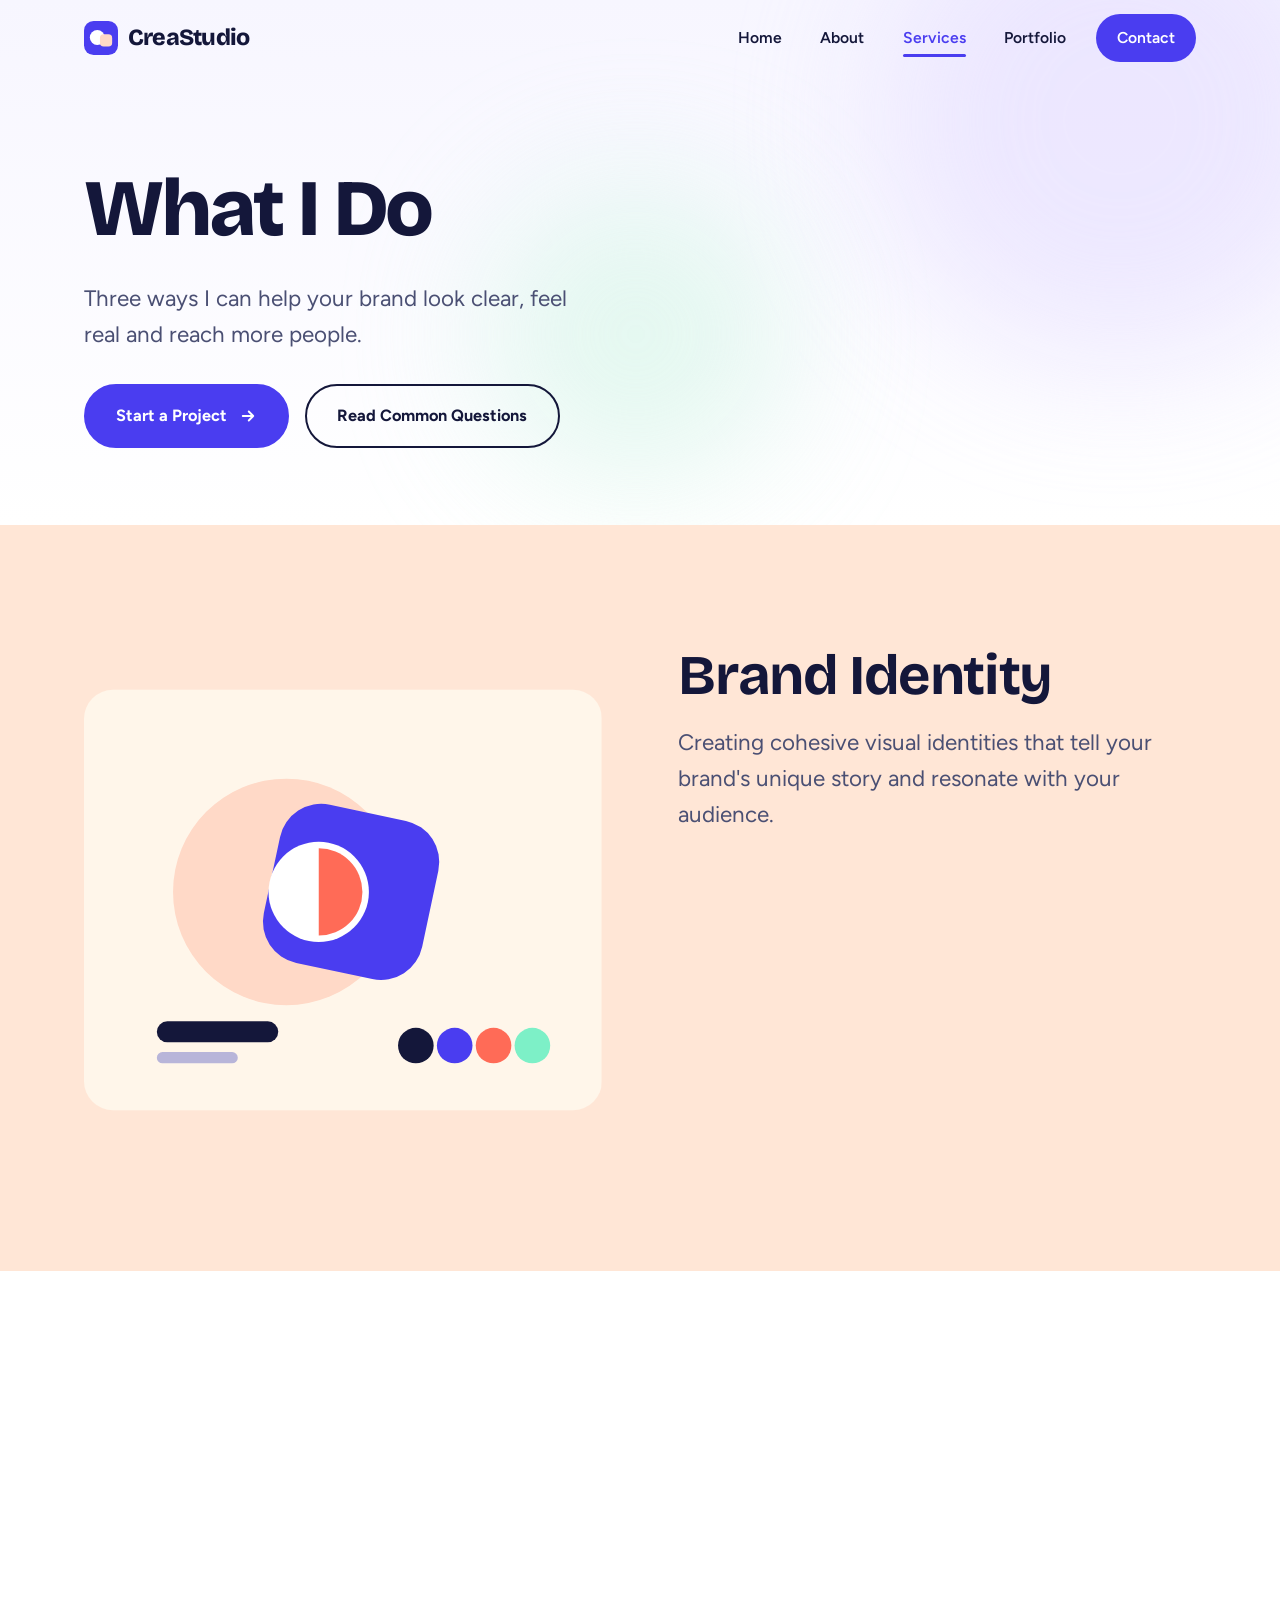
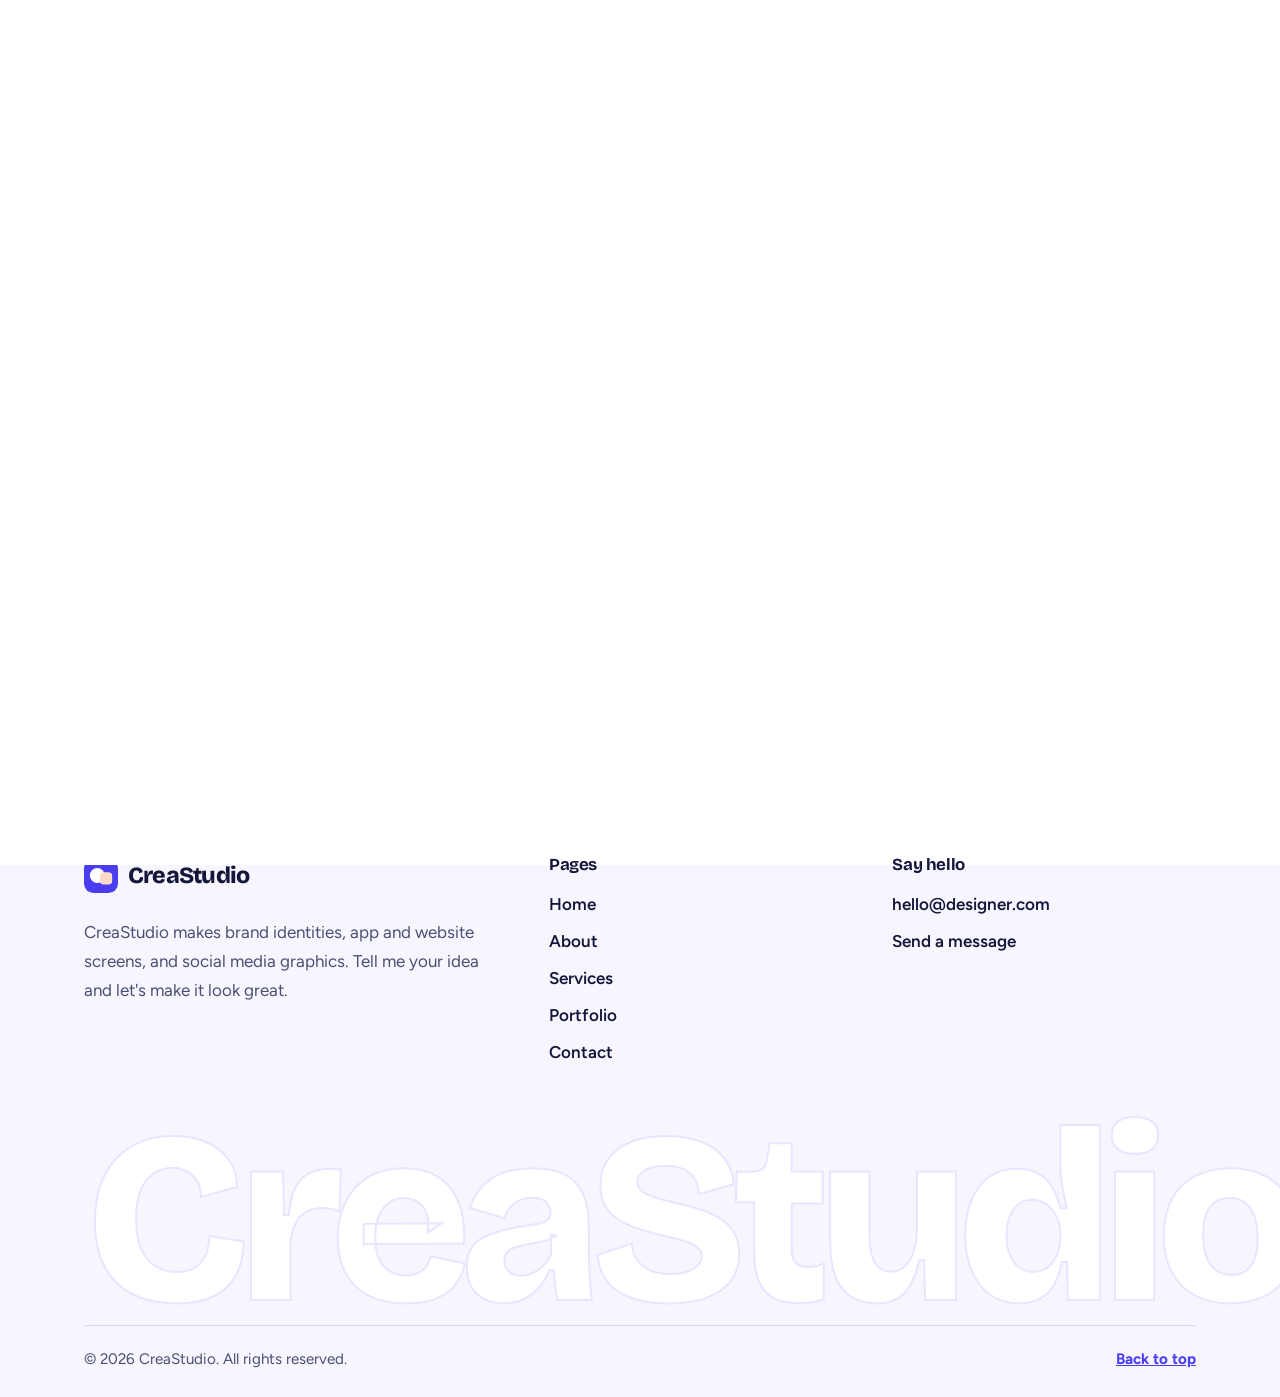
<file: services.html>
<!doctype html>
<html lang="en">
<head>
<meta charset="UTF-8">
<meta name="viewport" content="width=device-width, initial-scale=1">
<title>Graphic Design Services | CreaStudio</title>
<meta name="description" content="See how CreaStudio can help with brand identity, UI/UX design and digital marketing graphics. Read about each service and get answers to common questions.">
<meta name="theme-color" content="#ffffff">
<meta property="og:title" content="Graphic Design Services | CreaStudio">
<meta property="og:description" content="See how CreaStudio can help with brand identity, UI/UX design and digital marketing graphics. Read about each service and get answers to common questions.">
<meta property="og:type" content="website">
<meta property="og:site_name" content="CreaStudio">
<link rel="icon" href="images/favicon.svg" type="image/svg+xml">
<link rel="preload" href="fonts/bricolage.woff2" as="font" type="font/woff2" crossorigin>
<link rel="preload" href="fonts/figtree.woff2" as="font" type="font/woff2" crossorigin>
<link rel="stylesheet" href="css/style.css">
<script>document.documentElement.classList.add('js')</script>
</head>
<body>
<a class="skip" href="#main">Skip to content</a>
<div class="progress" aria-hidden="true"></div>
<header class="nav">
  <a class="logo" href="index.html" aria-label="CreaStudio home"><svg viewBox="0 0 64 64" aria-hidden="true"><rect width="64" height="64" rx="18" fill="#4a3df0"/><circle cx="25" cy="31" r="14" fill="#fff"/><rect x="30" y="25" width="23" height="23" rx="7" fill="#ffd9c7"/></svg>CreaStudio</a>
  <button class="menu-btn" type="button" aria-label="Open menu" aria-expanded="false" aria-controls="menu"><span></span><span></span><span></span></button>
  <nav aria-label="Main"><ul class="nav-links" id="menu"><li><a href="index.html">Home</a></li><li><a href="about.html">About</a></li><li><a href="services.html" aria-current=page>Services</a></li><li><a href="portfolio.html">Portfolio</a></li><li><a href="contact.html" class=nav-cta>Contact</a></li></ul></nav>
</header>
<main id="main">
<section class="phero"><i class="blob b1"></i><i class="blob b3"></i><div class="wrap phero-in one"><div><h1><span class="ln"><span class="w" style="--i:0">What</span> <span class="w" style="--i:1">I</span> <span class="w" style="--i:2">Do</span></span></h1><p class="lead">Three ways I can help your brand look clear, feel real and reach more people.</p>
<div class="btn-row" style="margin-top:2rem"><a class="btn" href="contact.html">Start a Project<svg viewBox="0 0 24 24" fill="none" stroke="currentColor" stroke-width="2.5" stroke-linecap="round" stroke-linejoin="round" aria-hidden="true"><path d="M5 12h14M13 6l6 6-6 6"/></svg></a><a class="btn btn-line" href="#faq">Read Common Questions</a></div></div></div></section>
<section class="band svc-band t-peach " id="brand-identity"><div class="wrap split"><div data-r="wipe"><img src="images/svc-brand.svg" width="640" height="520" alt="Illustration for Brand Identity" loading="lazy"></div>
<div><h2 data-r="up">Brand Identity</h2><p class="lead" data-r="up" data-d="1">Creating cohesive visual identities that tell your brand's unique story and resonate with your audience.</p><p data-r="up" data-d="2" style="margin-top:1rem">Your brand identity is the look and feel of your business. It helps people know you, remember you and trust you. I work with you to find the right look, and then I build it so it works in many places.</p><ul class="ticks" data-r="up" data-d="3"><li>Tells your brand's story</li><li>Speaks to your audience</li><li>Looks the same everywhere</li></ul>
<a class="btn" href="contact.html?service=Brand%20Identity" data-r="up" data-d="4">Ask About Brand Identity<svg viewBox="0 0 24 24" fill="none" stroke="currentColor" stroke-width="2.5" stroke-linecap="round" stroke-linejoin="round" aria-hidden="true"><path d="M5 12h14M13 6l6 6-6 6"/></svg></a></div></div></section><section class="band svc-band t-sky flip" id="ui-ux-design"><div class="wrap split"><div data-r="wipe"><img src="images/svc-ux.svg" width="640" height="520" alt="Illustration for UI/UX Design" loading="lazy"></div>
<div><h2 data-r="up">UI/UX Design</h2><p class="lead" data-r="up" data-d="1">Designing intuitive and beautiful user interfaces that enhance user experience and drive engagement.</p><p data-r="up" data-d="2" style="margin-top:1rem">A good interface is easy to understand. People should know where to click and what to do next. I design screens that feel simple, look good and keep people interested.</p><ul class="ticks" data-r="up" data-d="3"><li>Simple to understand</li><li>Beautiful to look at</li><li>Made to keep people engaged</li></ul>
<a class="btn" href="contact.html?service=UI/UX%20Design" data-r="up" data-d="4">Ask About UI/UX Design<svg viewBox="0 0 24 24" fill="none" stroke="currentColor" stroke-width="2.5" stroke-linecap="round" stroke-linejoin="round" aria-hidden="true"><path d="M5 12h14M13 6l6 6-6 6"/></svg></a></div></div></section><section class="band svc-band t-rose " id="digital-marketing"><div class="wrap split"><div data-r="wipe"><img src="images/svc-marketing.svg" width="640" height="520" alt="Illustration for Digital Marketing" loading="lazy"></div>
<div><h2 data-r="up">Digital Marketing</h2><p class="lead" data-r="up" data-d="1">Crafting eye-catching graphics for social media, ads, and digital campaigns that convert.</p><p data-r="up" data-d="2" style="margin-top:1rem">Good graphics make people stop when they scroll. I make graphics that look like your brand and give people a reason to act. That can mean to click, to visit or to buy.</p><ul class="ticks" data-r="up" data-d="3"><li>Social media graphics</li><li>Ad graphics</li><li>Digital campaign graphics</li></ul>
<a class="btn" href="contact.html?service=Digital%20Marketing" data-r="up" data-d="4">Ask About Digital Marketing<svg viewBox="0 0 24 24" fill="none" stroke="currentColor" stroke-width="2.5" stroke-linecap="round" stroke-linejoin="round" aria-hidden="true"><path d="M5 12h14M13 6l6 6-6 6"/></svg></a></div></div></section>
<section class="band" id="faq"><div class="wrap"><h2 class="center" data-r="up" style="text-align:center;margin-bottom:3rem">Common questions</h2><div class="faq"><div data-r="up" data-d="0"><button class="faq-q" type="button" aria-expanded="false" aria-controls="fa0" id="fq0">How do I start?<i></i></button><div class="faq-a" id="fa0" role="region" aria-labelledby="fq0"><div><p>Go to the contact page and send me a message. Tell me about your idea, who it is for and when you would like it ready. Then we can talk about the next steps.</p></div></div></div><div data-r="up" data-d="1"><button class="faq-q" type="button" aria-expanded="false" aria-controls="fa1" id="fq1">Can I ask for more than one service?<i></i></button><div class="faq-a" id="fa1" role="region" aria-labelledby="fq1"><div><p>Yes, you can. Choose the service that is closest to what you need on the contact page, and tell me about the rest in your message.</p></div></div></div><div data-r="up" data-d="2"><button class="faq-q" type="button" aria-expanded="false" aria-controls="fa2" id="fq2">How long will my project take?<i></i></button><div class="faq-a" id="fa2" role="region" aria-labelledby="fq2"><div><p>It depends on what you need. After you tell me about your idea, I will tell you how long I think it will take.</p></div></div></div><div data-r="up" data-d="3"><button class="faq-q" type="button" aria-expanded="false" aria-controls="fa3" id="fq3">How much will it cost?<i></i></button><div class="faq-a" id="fa3" role="region" aria-labelledby="fq3"><div><p>The price depends on the work. Send me a message about your project and we can talk about it.</p></div></div></div></div></div></section>
<section class="cta"><i class="sh sh1"></i><i class="sh sh2"></i><i class="sh sh3"></i><i class="sh sh4"></i>
<div class="wrap"><h2 data-r="up">Let's Create Together</h2><p data-r="up" data-d="1">Pick a service and tell me about your idea. I will be happy to hear it.</p><a class="btn" href="contact.html" data-r="up" data-d="2">Get In Touch<svg viewBox="0 0 24 24" fill="none" stroke="currentColor" stroke-width="2.5" stroke-linecap="round" stroke-linejoin="round" aria-hidden="true"><path d="M5 12h14M13 6l6 6-6 6"/></svg></a></div></section>
</main>
<footer class="footer">
  <div class="wrap">
    <div class="footer-grid">
      <div><a class="logo" href="index.html" aria-label="CreaStudio home"><svg viewBox="0 0 64 64" aria-hidden="true"><rect width="64" height="64" rx="18" fill="#4a3df0"/><circle cx="25" cy="31" r="14" fill="#fff"/><rect x="30" y="25" width="23" height="23" rx="7" fill="#ffd9c7"/></svg>CreaStudio</a><p>CreaStudio makes brand identities, app and website screens, and social media graphics. Tell me your idea and let's make it look great.</p></div>
      <div><h3>Pages</h3><ul><li><a href="index.html">Home</a></li><li><a href="about.html">About</a></li><li><a href="services.html">Services</a></li><li><a href="portfolio.html">Portfolio</a></li><li><a href="contact.html">Contact</a></li></ul></div>
      <div><h3>Say hello</h3><ul><li><a href="mailto:hello@designer.com">hello@designer.com</a></li><li><a href="contact.html">Send a message</a></li></ul></div>
    </div>
    <div class="big-word" aria-hidden="true">CreaStudio</div>
    <div class="copy"><span>&copy; <span id="year">2026</span> CreaStudio. All rights reserved.</span><button class="totop" type="button">Back to top</button></div>
  </div>
</footer>
<button class="fab" type="button" aria-label="Back to top"><svg viewBox="0 0 24 24" fill="none" stroke="currentColor" stroke-width="2.5" stroke-linecap="round" stroke-linejoin="round" aria-hidden="true"><path d="M12 19V5M6 11l6-6 6 6"/></svg></button>
<script src="js/main.js"></script>
</body>
</html>
</file>
<file: css/style.css>
@font-face{font-family:"Bricolage";src:url(../fonts/bricolage.woff2) format("woff2");font-weight:200 800;font-display:swap}
@font-face{font-family:"Figtree";src:url(../fonts/figtree.woff2) format("woff2");font-weight:300 900;font-display:swap}
:root{
--ink:#14173a;--muted:#4a4f73;--white:#fff;--paper:#f7f6ff;--lilac:#e9e4ff;--sky:#e2f0ff;--peach:#ffe6d6;--mint:#d9f6e8;--rose:#ffe0ea;
--blue:#4a3df0;--blue-d:#3a2fd6;--coral:#ff6b57;
--display:"Bricolage","Segoe UI",system-ui,sans-serif;--body:"Figtree","Segoe UI",system-ui,sans-serif;
--ease:cubic-bezier(.22,1,.36,1);--pad:clamp(1.25rem,5vw,4rem);--nav:76px}
*{margin:0;padding:0;box-sizing:border-box}
html{scroll-behavior:smooth;scroll-padding-top:90px;-webkit-text-size-adjust:100%}
body{font-family:var(--body);font-size:1.0625rem;line-height:1.7;color:var(--ink);background:var(--white);overflow-x:hidden;animation:pageIn .7s var(--ease) both}
img,svg{display:block;max-width:100%}
a{color:inherit}
button{font:inherit;color:inherit}
ul{list-style:none}
h1,h2,h3{font-family:var(--display);line-height:1.08;letter-spacing:-.025em;font-weight:700}
h1{font-size:clamp(2.8rem,7.4vw,6rem);font-weight:800;letter-spacing:-.04em}
h2{font-size:clamp(2rem,4.4vw,3.5rem)}
h3{font-size:clamp(1.3rem,2vw,1.6rem)}
p{max-width:62ch}
.skip{position:absolute;left:-999px;top:.5rem;background:var(--blue);color:#fff;padding:.7rem 1.1rem;border-radius:10px;z-index:3000}
.skip:focus{left:.5rem}
:focus-visible{outline:3px solid var(--blue);outline-offset:3px;border-radius:6px}
.wrap{max-width:1240px;margin:0 auto;padding:0 var(--pad)}
.band{padding:clamp(4.5rem,9vw,8rem) 0;position:relative;overflow:hidden}
.t-paper{background:var(--paper)}.t-lilac{background:var(--lilac)}.t-sky{background:var(--sky)}.t-peach{background:var(--peach)}.t-mint{background:var(--mint)}.t-rose{background:var(--rose)}
.lead{font-size:clamp(1.15rem,1.8vw,1.4rem);color:var(--muted);line-height:1.6}
.progress{position:fixed;top:0;left:0;height:4px;width:100%;transform-origin:0 50%;transform:scaleX(var(--p,0));background:linear-gradient(90deg,var(--blue),var(--coral));z-index:2500}
/* nav */
.nav{position:fixed;inset:0 0 auto 0;height:var(--nav);display:flex;align-items:center;justify-content:space-between;padding:0 max(var(--pad),calc((100vw - 1240px)/2 + var(--pad)));z-index:2000;transition:background .4s,box-shadow .4s,height .4s var(--ease)}
.nav.scrolled{background:rgba(255,255,255,.88);backdrop-filter:saturate(1.4) blur(14px);box-shadow:0 1px 0 rgba(20,23,58,.07);height:66px}
.logo{display:inline-flex;align-items:center;gap:.6rem;font-family:var(--display);font-weight:800;font-size:1.45rem;letter-spacing:-.03em;text-decoration:none}
.logo svg{width:34px;height:34px;transition:transform .6s var(--ease)}
.logo:hover svg{transform:rotate(90deg) scale(1.08)}
.nav-links{display:flex;align-items:center;gap:.4rem}
.nav-links a{position:relative;display:block;padding:.55rem 1rem;font-weight:600;font-size:.98rem;text-decoration:none;border-radius:99px;transition:color .3s,background .3s}
.nav-links a:hover{background:var(--lilac)}
.nav-links a[aria-current=page]{color:var(--blue)}
.nav-links a[aria-current=page]::after{content:"";position:absolute;left:1rem;right:1rem;bottom:.2rem;height:3px;border-radius:3px;background:var(--blue)}
.nav-links .nav-cta{background:var(--blue);color:#fff;margin-left:.5rem;padding:.65rem 1.3rem}
.nav-links .nav-cta:hover{background:var(--blue-d)}
.nav-links .nav-cta[aria-current=page]{color:#fff}.nav-links .nav-cta::after{display:none}
.menu-btn{display:none;width:46px;height:46px;border:0;background:var(--lilac);border-radius:50%;cursor:pointer;position:relative;z-index:2100}
.menu-btn span{position:absolute;left:13px;right:13px;height:2.5px;border-radius:2px;background:var(--ink);transition:transform .45s var(--ease),opacity .25s}
.menu-btn span:nth-child(1){top:17px}.menu-btn span:nth-child(2){top:22px}.menu-btn span:nth-child(3){top:27px}
.menu-open .menu-btn span:nth-child(1){transform:translateY(5px) rotate(45deg)}
.menu-open .menu-btn span:nth-child(2){opacity:0}
.menu-open .menu-btn span:nth-child(3){transform:translateY(-5px) rotate(-45deg)}
/* buttons */
.btn{--bg:var(--blue);--fg:#fff;position:relative;display:inline-flex;align-items:center;gap:.7rem;padding:1rem 1.9rem;border:2px solid var(--bg);border-radius:99px;background:var(--bg);color:var(--fg);font-weight:700;font-size:1.02rem;text-decoration:none;cursor:pointer;overflow:hidden;isolation:isolate;transition:transform .35s var(--ease),box-shadow .35s,color .3s,background .3s}
.btn::before{content:"";position:absolute;inset:0;background:var(--ink);transform:translateY(101%);transition:transform .45s var(--ease);z-index:-1}
.btn:hover{transform:translateY(-3px);box-shadow:0 14px 30px -10px rgba(74,61,240,.55);border-color:var(--ink)}
.btn:hover::before{transform:none}
.btn:active{transform:translateY(0) scale(.97)}
.btn[disabled]{opacity:.6;cursor:progress;transform:none;box-shadow:none}
.btn-line{--bg:transparent;--fg:var(--ink);border-color:var(--ink)}
.btn-line::before{background:var(--blue)}.btn-line:hover{color:#fff;border-color:var(--blue)}
.btn-white{--bg:#fff;--fg:var(--ink);border-color:#fff}.btn-white::before{background:var(--ink)}.btn-white:hover{color:#fff}
.btn svg{width:18px;height:18px;transition:transform .35s var(--ease)}.btn:hover svg{transform:translateX(4px)}
.btn-row{display:flex;flex-wrap:wrap;gap:1rem}
.tlink{display:inline-flex;align-items:center;gap:.5rem;font-weight:700;color:var(--blue);text-decoration:none;background:linear-gradient(currentColor,currentColor) 0 100%/0 2px no-repeat;padding-bottom:3px;transition:background-size .4s var(--ease)}
.tlink:hover{background-size:100% 2px}
.tlink svg{width:16px;height:16px;transition:transform .35s var(--ease)}.tlink:hover svg{transform:translateX(4px)}
/* hero */
.hero{position:relative;min-height:100svh;padding:calc(var(--nav) + 2rem) 0 4rem;display:flex;align-items:center;overflow:hidden;background:#fff}
.hero::before{content:"";position:absolute;inset:0;background-image:radial-gradient(rgba(74,61,240,.22) 1.3px,transparent 1.5px);background-size:32px 32px;-webkit-mask-image:radial-gradient(70% 70% at 70% 45%,#000,transparent);mask-image:radial-gradient(70% 70% at 70% 45%,#000,transparent)}
.blob{position:absolute;border-radius:50%;filter:blur(70px);opacity:.75;will-change:transform;animation:drift 22s ease-in-out infinite}
.b1{width:480px;height:480px;background:#e4dcff;top:-120px;right:-80px}
.b2{width:380px;height:380px;background:#ffe0d2;bottom:-120px;left:-100px;animation-delay:-8s}
.b3{width:300px;height:300px;background:#d3f5e6;top:35%;left:38%;animation-delay:-14s}
.hero-grid{position:relative;display:grid;grid-template-columns:1.05fr .95fr;gap:2rem;align-items:center}
.hero h1 .ln{display:block;overflow:hidden;padding-bottom:.08em}
.hero h1 .w{display:inline-block;transform:translateY(105%);animation:rise 1.1s var(--ease) forwards;animation-delay:calc(.25s + var(--i)*.12s)}
.hero .lead{margin:1.6rem 0 2.2rem;max-width:34ch;opacity:0;animation:fadeUp 1s var(--ease) .95s forwards}
.hero .btn-row{opacity:0;animation:fadeUp 1s var(--ease) 1.15s forwards}
.art{width:100%;max-width:640px;margin-left:auto;overflow:visible}
.art text{font-family:var(--display)}
.art .layer{transition:transform .25s ease-out}
.draw{stroke-dasharray:1;stroke-dashoffset:1;animation:draw 2.2s var(--ease) .6s forwards}
.pulse{transform-box:fill-box;transform-origin:center;animation:pulse 2.6s ease-in-out infinite}
.floaty{transform-box:fill-box;transform-origin:center;animation:floaty 7s ease-in-out infinite}
.spin{transform-box:fill-box;transform-origin:center;animation:spin 26s linear infinite}
.art-pop{opacity:0;transform:scale(.85);transform-box:fill-box;transform-origin:center;animation:pop 1s var(--ease) forwards;animation-delay:calc(.5s + var(--i)*.15s)}
/* marquee */
.marquee{background:var(--ink);color:#fff;overflow:hidden;padding:1.4rem 0;white-space:nowrap}
.marquee-track{display:inline-flex;gap:3rem;animation:marquee 34s linear infinite}
.marquee:hover .marquee-track{animation-play-state:paused}
.marquee span{display:inline-flex;align-items:center;gap:3rem;font-family:var(--display);font-weight:700;font-size:clamp(1.6rem,3.4vw,2.8rem);letter-spacing:-.02em}
.marquee i{display:inline-block;width:.7em;height:.7em;background:var(--coral);border-radius:50%}
.marquee i:nth-of-type(2n){border-radius:20%;background:#7df0c7;transform:rotate(15deg)}
.marquee i:nth-of-type(3n){background:#ffc857;border-radius:50% 50% 0 50%}
/* split */
.split{display:grid;grid-template-columns:1fr 1fr;gap:clamp(2rem,6vw,6rem);align-items:center}
.split p+p{margin-top:1.1rem}
.split .tlink{margin-top:1.6rem}
.about-img{position:relative;max-width:480px;width:100%;margin:0 auto}
.about-img img{width:100%;border-radius:40px;transition:transform .8s var(--ease)}
.about-img:hover img{transform:rotate(-1.5deg) scale(1.02)}
.years{position:absolute;right:1rem;bottom:2.5rem;background:#fff;border-radius:26px;padding:1rem 1.4rem;box-shadow:0 20px 40px -18px rgba(20,23,58,.35);animation:floaty 7s ease-in-out infinite}
.years b{display:block;font-family:var(--display);font-size:2.6rem;line-height:1;color:var(--blue)}
.years span{font-weight:600;font-size:.95rem;color:var(--muted)}
/* services list */
.sec-head{display:grid;grid-template-columns:1fr 1fr;gap:2rem;align-items:end;margin-bottom:3rem}
.sec-head p{color:var(--muted);justify-self:end}
.svc-list{border-top:2px solid var(--ink)}
.svc{position:relative;display:grid;grid-template-columns:1.1fr 1.2fr auto;gap:2rem;align-items:center;padding:2.2rem 1rem;border-bottom:1px solid rgba(20,23,58,.2);text-decoration:none;overflow:hidden;isolation:isolate}
.svc::before{content:"";position:absolute;inset:0;background:var(--tint);transform:scaleY(0);transform-origin:50% 100%;transition:transform .55s var(--ease);z-index:-1}
.svc:hover::before,.svc:focus-visible::before{transform:scaleY(1)}
.svc h3{font-size:clamp(1.9rem,4vw,3.4rem);transition:transform .55s var(--ease)}
.svc:hover h3{transform:translateX(14px)}
.svc p{color:var(--muted)}
.go{width:62px;height:62px;border-radius:50%;border:2px solid var(--ink);display:grid;place-items:center;transition:background .35s,color .35s,transform .55s var(--ease)}
.go svg{width:24px;height:24px}
.svc:hover .go{background:var(--ink);color:#fff;transform:rotate(-45deg)}
/* concept collage */
.collage{display:grid;grid-template-columns:repeat(12,1fr);gap:clamp(1rem,2.5vw,2rem);align-items:start}
.cc{display:block;border-radius:28px;overflow:hidden;background:#fff;position:relative;text-decoration:none;box-shadow:0 30px 60px -30px rgba(20,23,58,.35)}
.cc img{width:100%;height:100%;object-fit:cover;transition:transform 1s var(--ease)}
.cc:hover img{transform:scale(1.06)}
.cc figcaption,.pf figcaption{position:absolute;left:0;right:0;bottom:0;padding:3rem 1.4rem 1.2rem;color:#fff;background:linear-gradient(transparent,rgba(20,23,58,.78));font-weight:600;transform:translateY(100%);transition:transform .5s var(--ease)}
.cc:hover figcaption,.cc:focus-visible figcaption,.pf button:hover figcaption,.pf button:focus-visible figcaption{transform:none}
.cc-1{grid-column:1/6;grid-row:1/3}.cc-2{grid-column:6/13;margin-top:3rem}.cc-3{grid-column:7/12;grid-row:2}
.collage-foot{margin-top:3rem;display:flex;flex-wrap:wrap;gap:1.5rem;align-items:center;justify-content:space-between}
/* process */
.steps{display:grid;grid-template-columns:repeat(4,1fr);gap:2rem;position:relative;margin-top:3.5rem}
.steps::before{content:"";position:absolute;left:0;right:0;top:27px;height:3px;background:var(--ink);opacity:.15}
.steps::after{content:"";position:absolute;left:0;top:27px;height:3px;width:100%;background:var(--blue);transform:scaleX(0);transform-origin:0 50%;transition:transform 2s var(--ease) .3s}
.steps.in::after{transform:scaleX(1)}
.step b{position:relative;z-index:1;display:grid;place-items:center;width:56px;height:56px;border-radius:50%;background:#fff;border:3px solid var(--blue);font-family:var(--display);font-size:1.4rem;color:var(--blue);margin-bottom:1.2rem}
.step h3{margin-bottom:.5rem}.step p{color:var(--muted);font-size:1rem}
/* cta */
.cta{position:relative;overflow:hidden;text-align:center;padding:clamp(5rem,10vw,9rem) 0;background:linear-gradient(120deg,#e4dcff,#d8ebff 45%,#ffe3d6);background-size:200% 200%;animation:gradMove 14s ease-in-out infinite}
.cta h2{font-size:clamp(2.4rem,6.5vw,5.2rem);font-weight:800;letter-spacing:-.04em}
.cta p{margin:1.4rem auto 2.4rem;color:var(--muted);font-size:1.2rem}
.cta .sh{position:absolute;opacity:.9}
.sh1{width:90px;height:90px;border-radius:50%;background:#fff;left:8%;top:22%;animation:floaty 8s ease-in-out infinite}
.sh2{width:70px;height:70px;border-radius:22px;background:var(--coral);right:10%;top:18%;animation:floaty 9s ease-in-out -3s infinite;transform:rotate(14deg)}
.sh3{width:120px;height:60px;border-radius:60px 60px 0 0;background:#7df0c7;right:18%;bottom:12%;animation:floaty 10s ease-in-out -5s infinite}
.sh4{width:50px;height:50px;border-radius:50% 50% 0 50%;background:var(--blue);left:16%;bottom:14%;animation:floaty 7s ease-in-out -2s infinite}
/* page hero */
.phero{position:relative;overflow:hidden;padding:calc(var(--nav) + clamp(3rem,7vw,6rem)) 0 clamp(3rem,6vw,5.5rem);background:linear-gradient(180deg,var(--paper),#fff)}
.phero .blob{opacity:.6}
.phero-in{position:relative;display:grid;grid-template-columns:1.2fr .8fr;gap:3rem;align-items:center}
.phero-in.one{grid-template-columns:1fr}
.phero h1{font-size:clamp(2.6rem,6.4vw,5rem)}
.phero .lead{margin-top:1.4rem;max-width:36ch}
.phero .ln{display:block;overflow:hidden;padding-bottom:.08em}
.phero .w{display:inline-block;transform:translateY(105%);animation:rise 1s var(--ease) forwards;animation-delay:calc(.15s + var(--i)*.1s)}
.phero .lead,.phero .btn-row{opacity:0;animation:fadeUp 1s var(--ease) .6s forwards}
.phero-art{width:100%;max-width:420px;margin-left:auto}
/* about page */
.sticky-split{display:grid;grid-template-columns:.8fr 1.2fr;gap:clamp(2rem,6vw,6rem);align-items:start}
.sticky-split>h2{position:sticky;top:110px}
.sticky-split p{font-size:1.2rem}.sticky-split p+p{margin-top:1.3rem}
.guides li{display:grid;grid-template-columns:.7fr 1.3fr;gap:2rem;padding:2.2rem 0;border-top:1px solid rgba(20,23,58,.2);transition:padding .5s var(--ease)}
.guides li:last-child{border-bottom:1px solid rgba(20,23,58,.2)}
.guides li:hover{padding-left:1.2rem}
.guides h3{display:flex;align-items:center;gap:1rem}
.guides h3 i{width:22px;height:22px;background:var(--c);flex:none;border-radius:var(--r);transition:transform .8s var(--ease)}
.guides li:hover h3 i{transform:rotate(180deg) scale(1.2)}
.guides p{color:var(--muted)}
.quote{font-family:var(--display);font-size:clamp(1.8rem,4vw,3.2rem);font-weight:700;line-height:1.15;letter-spacing:-.03em;max-width:22ch}
/* services page */
.svc-band .split{align-items:center}
.svc-band.flip .split>:first-child{order:2}
.svc-band img{width:100%;border-radius:36px;box-shadow:0 40px 70px -40px rgba(20,23,58,.45);transition:transform .9s var(--ease)}
.svc-band:hover img{transform:translateY(-8px) rotate(-1deg)}
.svc-band h2{margin-bottom:1.2rem}
.ticks{margin:1.4rem 0 1.8rem}
.ticks li{position:relative;padding-left:2rem;margin:.55rem 0;font-weight:600}
.ticks li::before{content:"";position:absolute;left:0;top:.45rem;width:1.05rem;height:1.05rem;border-radius:50%;background:var(--blue);box-shadow:inset 0 0 0 4px #fff,0 0 0 2px var(--blue)}
.faq{max-width:860px;margin:0 auto;border-top:2px solid var(--ink)}
.faq-q{width:100%;display:flex;justify-content:space-between;align-items:center;gap:1rem;background:none;border:0;border-bottom:1px solid rgba(20,23,58,.2);padding:1.5rem .5rem;text-align:left;font-family:var(--display);font-weight:700;font-size:clamp(1.15rem,2vw,1.4rem);cursor:pointer;transition:color .3s,padding .4s var(--ease)}
.faq-q:hover{color:var(--blue);padding-left:1rem}
.faq-q i{position:relative;flex:none;width:34px;height:34px;border-radius:50%;background:var(--lilac);transition:transform .5s var(--ease),background .3s}
.faq-q i::before,.faq-q i::after{content:"";position:absolute;left:10px;right:10px;top:16px;height:2px;background:var(--ink);border-radius:2px}
.faq-q i::after{transform:rotate(90deg);transition:transform .5s var(--ease)}
.faq-q[aria-expanded=true] i{background:var(--blue);transform:rotate(180deg)}
.faq-q[aria-expanded=true] i::before,.faq-q[aria-expanded=true] i::after{background:#fff}
.faq-q[aria-expanded=true] i::after{transform:rotate(0)}
.faq-a{display:grid;grid-template-rows:0fr;transition:grid-template-rows .55s var(--ease)}
.faq-a>div{overflow:hidden}
.faq-a p{padding:1.2rem .5rem 1.8rem;color:var(--muted);max-width:none}
.faq-q[aria-expanded=true]+.faq-a{grid-template-rows:1fr}
/* portfolio */
.filters{display:flex;flex-wrap:wrap;gap:.7rem;margin-top:2rem}
.filters button{padding:.7rem 1.4rem;border-radius:99px;border:2px solid var(--ink);background:#fff;font-weight:700;cursor:pointer;transition:background .3s,color .3s,transform .3s var(--ease)}
.filters button:hover{transform:translateY(-3px)}
.filters button[aria-pressed=true]{background:var(--ink);color:#fff}
.masonry{columns:3;column-gap:clamp(1rem,2.5vw,2rem)}
.pf{break-inside:avoid;margin-bottom:clamp(1rem,2.5vw,2rem);transition:opacity .35s,transform .35s var(--ease)}
.pf.out{opacity:0;transform:scale(.94)}
.pf button{position:relative;display:block;width:100%;border:0;padding:0;border-radius:28px;overflow:hidden;cursor:zoom-in;background:#fff;box-shadow:0 30px 60px -34px rgba(20,23,58,.4)}
.pf img{width:100%;height:auto;transition:transform 1s var(--ease)}
.pf button:hover img{transform:scale(1.06)}
.pf figcaption{text-align:left}
.pf small{display:block;font-weight:500;opacity:.85}
.note{margin-top:2.5rem;padding-left:1.2rem;border-left:4px solid var(--coral);color:var(--muted)}
dialog{border:0;border-radius:30px;padding:0;max-width:min(92vw,820px);width:100%;overflow:hidden;background:#fff;box-shadow:0 40px 100px -20px rgba(20,23,58,.5);animation:pop2 .5s var(--ease)}
dialog::backdrop{background:rgba(20,23,58,.55);backdrop-filter:blur(6px)}
dialog img{width:100%;max-height:70vh;object-fit:contain;background:var(--paper)}
.dlg-body{padding:1.3rem 1.6rem 1.6rem;display:flex;justify-content:space-between;align-items:center;gap:1rem;flex-wrap:wrap}
.dlg-body h3{margin-bottom:.2rem}.dlg-body p{color:var(--muted)}
.dlg-x{border:0;background:var(--lilac);border-radius:99px;padding:.7rem 1.3rem;font-weight:700;cursor:pointer;transition:background .3s,color .3s}
.dlg-x:hover{background:var(--blue);color:#fff}
/* contact */
.contact{display:grid;grid-template-columns:.9fr 1.1fr;gap:clamp(2rem,6vw,6rem);align-items:start}
.contact h2{margin-bottom:1.2rem}
.tell{margin:1.8rem 0;border-top:1px solid rgba(20,23,58,.2)}
.tell li{display:flex;gap:1rem;align-items:baseline;padding:1rem 0;border-bottom:1px solid rgba(20,23,58,.2);font-weight:600}
.tell li::before{content:"";width:.7rem;height:.7rem;border-radius:50%;background:var(--coral);flex:none;transform:translateY(-1px)}
.mail{display:inline-flex;align-items:center;gap:.8rem;font-family:var(--display);font-weight:700;font-size:clamp(1.2rem,2.4vw,1.7rem);text-decoration:none;word-break:break-all}
.mail span{display:grid;place-items:center;width:52px;height:52px;border-radius:50%;background:var(--lilac);transition:background .3s,transform .5s var(--ease);flex:none}
.mail svg{width:24px;height:24px}
.mail:hover span{background:var(--blue);color:#fff;transform:rotate(-12deg) scale(1.08)}
.form{padding:clamp(1.5rem,3vw,2.5rem) 0}
.field{position:relative;margin-bottom:1.6rem}
.field label{display:block;font-weight:700;margin-bottom:.3rem}
.field input,.field select,.field textarea{width:100%;font:inherit;font-size:1.1rem;color:var(--ink);padding:.7rem 0;border:0;border-bottom:2px solid rgba(20,23,58,.28);border-radius:0;background:transparent;transition:border-color .3s}
.field select{appearance:none;background:url("data:image/svg+xml,%3Csvg xmlns='http://www.w3.org/2000/svg' viewBox='0 0 24 24' fill='none' stroke='%2314173a' stroke-width='2.5' stroke-linecap='round'%3E%3Cpath d='M6 9l6 6 6-6'/%3E%3C/svg%3E") right 0 center/22px no-repeat}
.field textarea{resize:vertical;min-height:130px}
.field::after{content:"";position:absolute;left:0;bottom:0;height:3px;width:100%;background:var(--blue);transform:scaleX(0);transform-origin:0 50%;transition:transform .5s var(--ease)}
.field:focus-within::after{transform:scaleX(1)}
.field input:focus,.field select:focus,.field textarea:focus{outline:none}
.field.bad input,.field.bad textarea{border-color:#c62828}
.err{display:none;color:#c62828;font-weight:600;font-size:.95rem;margin-top:.3rem}
.field.bad .err{display:block;animation:shake .4s}
.form-msg{margin:1rem 0 0;font-weight:600;min-height:1.6em}
.form-msg.ok{color:#116b3a}.form-msg.no{color:#c62828}
.form-note{margin-top:1.2rem;color:var(--muted);font-size:.98rem}
.copy-btn{margin-left:.4rem;border:0;background:none;color:var(--blue);font-weight:700;text-decoration:underline;cursor:pointer}
/* footer */
.footer{position:relative;background:var(--paper);overflow:hidden;padding:clamp(3.5rem,7vw,5.5rem) 0 1.5rem}
.footer-grid{display:grid;grid-template-columns:1.4fr 1fr 1fr;gap:2.5rem}
.footer p{color:var(--muted);margin-top:1rem}
.footer h3{font-size:1.05rem;margin-bottom:1rem}
.footer li{margin:.5rem 0}
.footer li a{text-decoration:none;font-weight:600;transition:color .3s,padding .4s var(--ease)}
.footer li a:hover{color:var(--blue);padding-left:.4rem}
.big-word{font-family:var(--display);font-weight:800;font-size:clamp(4rem,19vw,17rem);line-height:.8;letter-spacing:-.06em;text-align:center;color:#fff;margin:3rem 0 -.5rem;-webkit-text-stroke:2px var(--lilac);user-select:none}
.copy{display:flex;justify-content:space-between;gap:1rem;flex-wrap:wrap;color:var(--muted);font-size:.95rem;border-top:1px solid rgba(20,23,58,.12);padding-top:1.3rem;margin-top:1rem;position:relative}
.totop{border:0;background:none;font-weight:700;color:var(--blue);cursor:pointer;text-decoration:underline}
.fab{position:fixed;right:1.2rem;bottom:1.2rem;width:54px;height:54px;border-radius:50%;border:0;background:var(--ink);color:#fff;display:grid;place-items:center;cursor:pointer;z-index:1500;opacity:0;transform:translateY(20px) scale(.8);pointer-events:none;transition:opacity .4s,transform .5s var(--ease),background .3s}
.fab.show{opacity:1;transform:none;pointer-events:auto}
.fab:hover{background:var(--blue)}.fab svg{width:22px;height:22px}
/* reveal */
.js [data-r]{opacity:0;transition:opacity 1s var(--ease),transform 1.1s var(--ease),clip-path 1.2s var(--ease);transition-delay:calc(var(--d,0)*.12s)}
.js [data-r=up]{transform:translateY(40px)}
.js [data-r=left]{transform:translateX(-50px)}
.js [data-r=right]{transform:translateX(50px)}
.js [data-r=scale]{transform:scale(.92)}
.js [data-r=wipe]{clip-path:inset(0 100% 0 0 round 30px);opacity:1}
.js [data-r].in{opacity:1;transform:none}
.js [data-r=wipe].in{clip-path:inset(0 0 0 0 round 30px)}
/* keyframes */
@keyframes pageIn{from{opacity:0}to{opacity:1}}
@keyframes rise{to{transform:none}}
@keyframes fadeUp{from{opacity:0;transform:translateY(24px)}to{opacity:1;transform:none}}
@keyframes draw{to{stroke-dashoffset:0}}
@keyframes pop{to{opacity:1;transform:none}}
@keyframes pop2{from{opacity:0;transform:translateY(24px) scale(.96)}to{opacity:1;transform:none}}
@keyframes drift{0%,100%{transform:translate(0,0) scale(1)}33%{transform:translate(40px,-30px) scale(1.08)}66%{transform:translate(-30px,30px) scale(.94)}}
@keyframes floaty{0%,100%{transform:translateY(0) rotate(var(--rot,0deg))}50%{transform:translateY(-16px) rotate(calc(var(--rot,0deg) + 4deg))}}
@keyframes pulse{0%,100%{transform:scale(1)}50%{transform:scale(1.35)}}
@keyframes spin{to{transform:rotate(360deg)}}
@keyframes marquee{to{transform:translateX(-50%)}}
@keyframes gradMove{0%,100%{background-position:0 50%}50%{background-position:100% 50%}}
@keyframes shake{25%{transform:translateX(-5px)}75%{transform:translateX(5px)}}
@view-transition{navigation:auto}
::view-transition-old(root){animation:.28s ease both vtOut}
::view-transition-new(root){animation:.5s var(--ease) both vtIn}
@keyframes vtOut{to{opacity:0}}
@keyframes vtIn{from{opacity:0;transform:translateY(14px)}}
/* responsive */
@media(max-width:960px){
 .hero-grid,.phero-in,.split,.contact,.sticky-split,.sec-head{grid-template-columns:1fr}
 .sec-head p{justify-self:start}
 .art,.phero-art{margin:1rem auto 0;max-width:460px}
 .svc-band.flip .split>:first-child{order:0}
 .sticky-split>h2{position:static}
 .steps{grid-template-columns:1fr 1fr}.steps::before,.steps::after{display:none}
 .collage{display:block}.cc{margin-bottom:1.2rem}.cc-2{margin-top:0}
 .masonry{columns:2}
 .footer-grid{grid-template-columns:1fr 1fr}.footer-grid>div:first-child{grid-column:1/-1}
}
@media(max-width:820px){
 .menu-btn{display:block}
 .nav-links{position:fixed;inset:0;flex-direction:column;justify-content:center;align-items:flex-start;gap:.3rem;padding:6rem var(--pad) 3rem;background:#fff;clip-path:circle(0 at calc(100% - 2.6rem) 2.2rem);transition:clip-path .7s var(--ease);visibility:hidden;z-index:2050}
 .menu-open .nav-links{clip-path:circle(150% at calc(100% - 2.6rem) 2.2rem);visibility:visible}
 .nav-links a{font-family:var(--display);font-size:2.2rem;font-weight:700;padding:.4rem 0;letter-spacing:-.03em}
 .nav-links a[aria-current=page]::after{left:0;right:auto;width:100%}
 .nav-links .nav-cta{margin:1rem 0 0;font-size:1.3rem;padding:.9rem 1.7rem;font-family:var(--body)}
 .menu-open{overflow:hidden}
 .svc{grid-template-columns:1fr auto;gap:1rem}.svc p{grid-column:1/-1;order:3}
 .guides li{grid-template-columns:1fr;gap:.6rem}
}
@media(max-width:560px){
 .masonry{columns:1}.steps{grid-template-columns:1fr}.footer-grid{grid-template-columns:1fr}
 .years{right:.5rem}.go{width:50px;height:50px}.btn{width:100%;justify-content:center}.btn-row{flex-direction:column}
 .nav-links .nav-cta{width:auto}
}
@media(prefers-reduced-motion:reduce){
 html{scroll-behavior:auto}
 *,*::before,*::after{animation-duration:.01ms!important;animation-iteration-count:1!important;transition-duration:.01ms!important;transition-delay:0s!important}
 .hero h1 .w,.phero .w{transform:none}.hero .lead,.hero .btn-row,.phero .lead,.phero .btn-row,.art-pop{opacity:1;transform:none}
 .draw{stroke-dashoffset:0}
 .js [data-r]{opacity:1;transform:none;clip-path:none}
 @view-transition{navigation:none}
}
.vh{position:absolute;width:1px;height:1px;overflow:hidden;clip:rect(0 0 0 0);white-space:nowrap}
.js .pf.out{opacity:0;transform:scale(.94)}
.pf[hidden]{display:none}
.phero .filters{opacity:0;animation:fadeUp 1s var(--ease) .7s forwards}
.phero #count{margin-top:1rem;color:var(--muted);font-weight:600}
.menu-btn{margin-left:auto}
.nav .logo{position:relative;z-index:2100}
.svc-band img{box-shadow:none}
</file>
